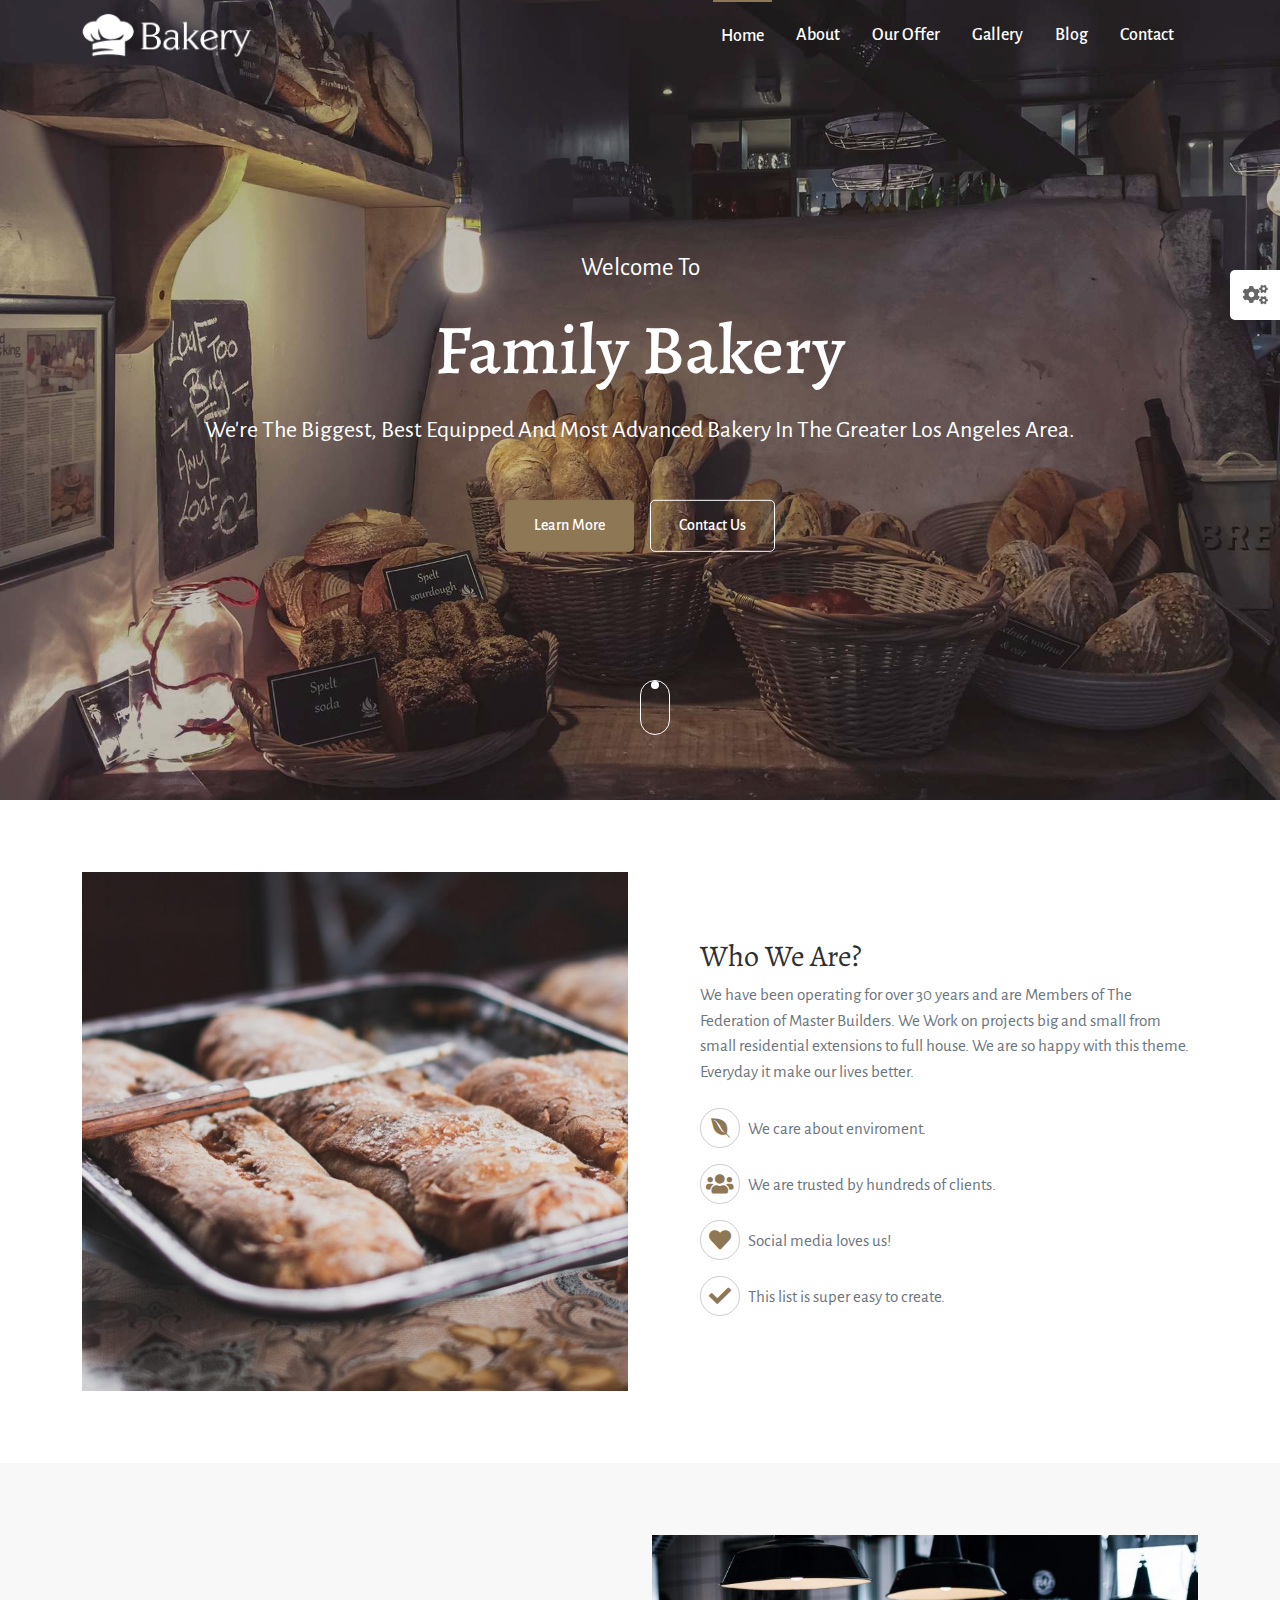
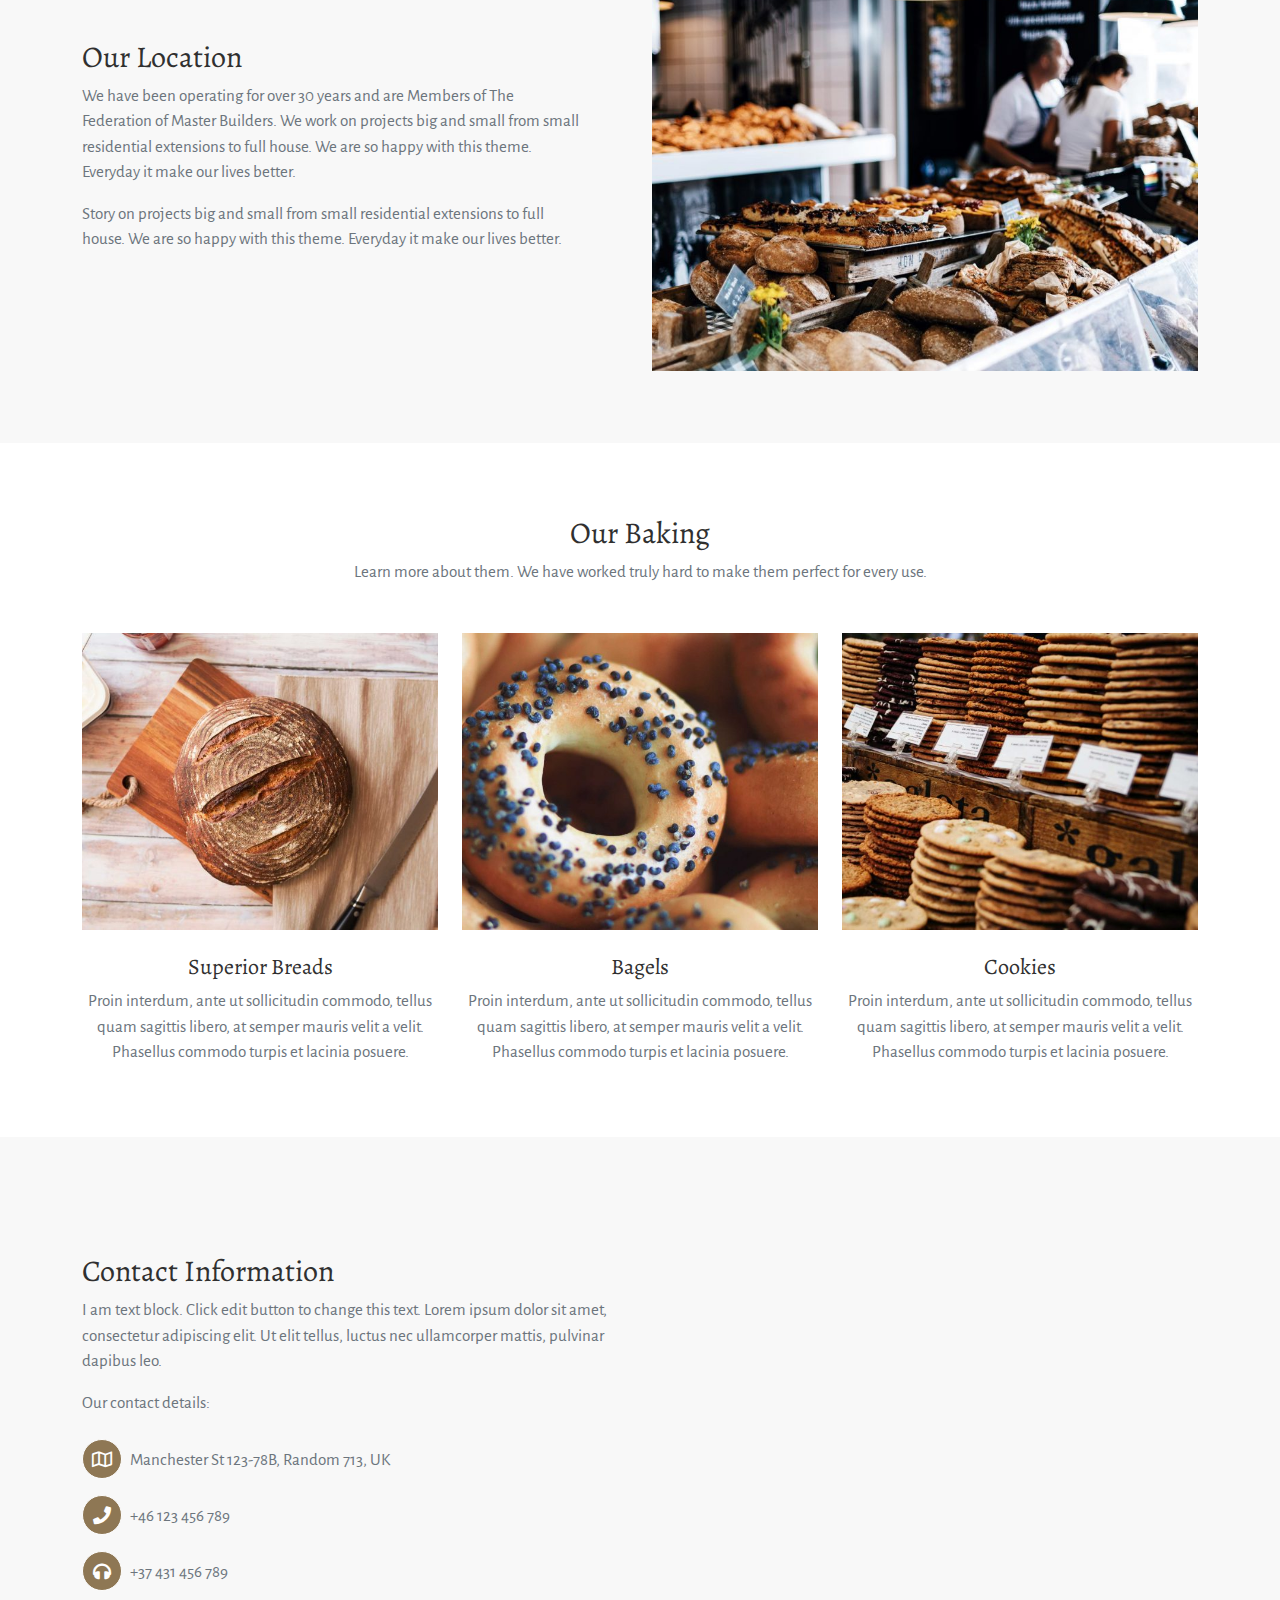
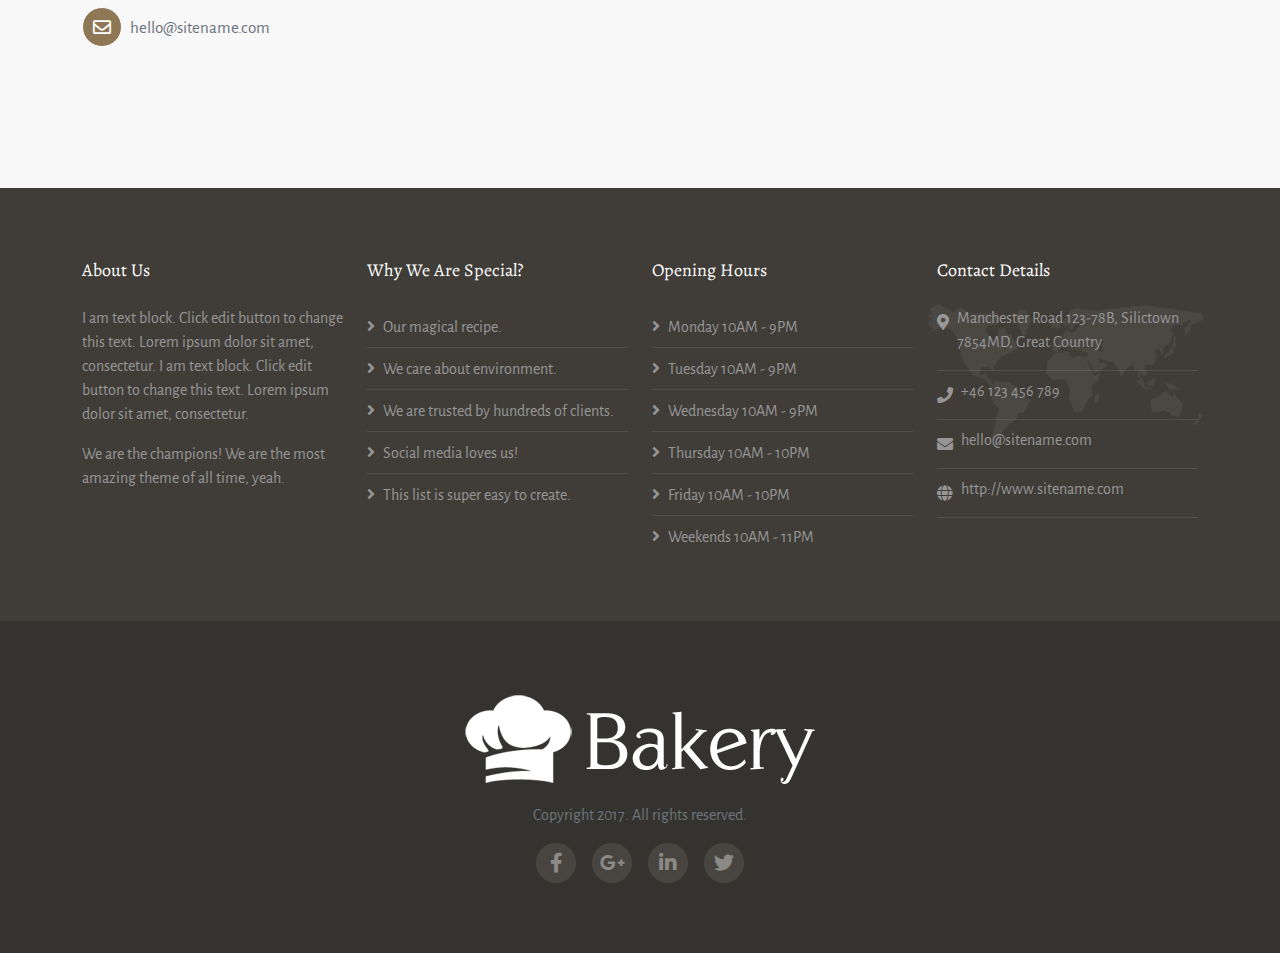
<file: index.html>
<!DOCTYPE html>
<html lang="en">
<head>
    <meta charset="UTF-8">
    <meta http-equiv="X-UA-Compatible" content="IE=edge">
    <meta name="viewport" content="width=device-width, initial-scale=1.0">

    <link rel="stylesheet" href="CSS/bootstrap.min.css">
    <link rel="stylesheet" href="fontawesome-free-5.15.3-web/css/all.min.css">
    <link rel="stylesheet" href="CSS/style.css">
    
    <title>Home Page</title>
</head>
<body id="homePage">
    <div id="wrapper">
        <!-- HEADER SECTION START -->
        <header class="">
            <div class="container-fluid">
                <nav class="navbar navbar-dark navbar-expand-lg">
                    <div class="container">
                        <a class="navbar-brand" href="#">
                            <img src="images/bakery-light-1.png" class="d-none d-lg-block logo">
                            <img src="images/bakery-color.png" class="d-block d-lg-none logo dark-logo">
                        </a>
                        <button class="navbar-toggler" type="button" data-bs-toggle="collapse" data-bs-target="#navbarSupportedContent" aria-controls="navbarSupportedContent" aria-expanded="false" aria-label="Toggle navigation">
                            <div class="p-0 d-flex flex-column justify-content-center align-items-center justify">
                                <span class="line"></span>
                                <span class="line"></span>
                                <span class="line"></span>
                            </div>
                        </button>
                        <div class="collapse navbar-collapse" id="navbarSupportedContent">
                            <ul class="navbar-nav ms-auto align-items-lg-center py-3 py-lg-0">
                                <li class="nav-item me-lg-3 active">
                                    <a href="#" class="nav-link text-capitalize">Home</a>
                                </li>
                                <li class="nav-item me-lg-3">
                                    <a href="about.html" class="nav-link text-capitalize">About</a>
                                </li>
                                <li class="nav-item me-lg-3">
                                    <a href="offers.html" class="nav-link text-capitalize">Our Offer</a>
                                </li>
                                <li class="nav-item me-lg-3">
                                    <a href="gallery.html" class="nav-link text-capitalize">Gallery</a>
                                </li>
                                <li class="nav-item me-lg-3">
                                    <a href="blog.html" class="nav-link text-capitalize">
                                        Blog
                                    </a>
                                </li>
                                <li class="nav-item me-lg-3">
                                    <a href="contact.html" class="nav-link text-capitalize">Contact</a>
                                </li>
                            </ul>
                        </div>
                    </div>
                </nav>
            </div>
        </header>
        <!-- HEADER SECTION END -->

        <!-- COLOR THEME START -->
        <div class="color-wrapper">
            <a href="#" class="me-auto shadow color-options d-flex justify-content-center align-items-center">
                <i class="fa fa-cogs"></i>
                <div class="tooltip">
                    See Demo Sites
                </div>
            </a>
            <div class="p-2 colors border d-flex flex-wrap justify-content-center align-items-center">
                <p class="colors-p my-0 mx-2">Choose Accent Color:</p>
                <span class="color m-1 color-1"></span>
                <span class="color m-1"></span>
                <span class="color m-1"></span>
                <span class="color m-1"></span>
                <span class="color m-1"></span>
                <span class="color m-1"></span>
                <span class="color m-1"></span>
                <span class="color m-1"></span>
                <span class="color m-1"></span>
                <span class="color m-1"></span>
                <span class="color m-1"></span>
                <span class="color m-1"></span>
                <span class="color m-1"></span>
                <span class="color m-1"></span>
                <span class="color m-1"></span>
                <span class="color m-1"></span>
                <span class="color m-1"></span>
                <span class="color m-1"></span>
                <span class="color m-1"></span>
            </div>
        </div>
        <!-- COLOR THEME END -->

        <!-- MAIN SECTION START -->
        <div class="main">
            <div class="main-bg">
                <div class="content text-capitalize text-white text-center d-flex justify-content-center align-items-center flex-column">
                    <p class="m-0">Welcome To</p>
                    <h1 class="my-3">Family Bakery</h1>
                    <p class="m-0">We're the biggest, best equipped and most advanced Bakery in the greater Los Angeles area.</p>
                    <div class="d-flex justify-content-center align-items-center my-5">
                        <button type="button" class="text-capitalize learn mx-2">Learn More</button>
                        <button type="button" class="text-capitalize contact mx-2">Contact Us</button>
                    </div>
                    
                </div>
                <a href="#about" class="d-flex justify-content-center align-items-start animate-down mb-5">
                    <i class="dot"></i> 
                </a>
            </div>
        </div>
        <!-- MAIN SECTION END -->
        
        <!-- WHO WE ARE SECTION START -->
        <section class="container" id="about">
            <div class="row justify-content-center align-items-center py-5">
                <div class="col-md-6 py-4">
                    <div>
                        <img src="images/alexandru-stavrica-170390-800x760.jpg" class="img-fluid">
                    </div>
                </div>
                <div class="col-md-6 py-4">
                    <div class="ms-md-5">
                        <h2 class="text-capitalize">Who We Are?</h2>
                        <p class="text-muted">We have been operating for over 30 years and are Members of The Federation of Master Builders. We Work on projects big and small from small residential extensions to full house. We are so happy with this theme. Everyday it make our lives better.</p>
                        <div class="d-flex align-items-center">
                            <div class="icon d-flex justify-content-center align-items-center me-2 about-icons">
                                <i class="fab fa-envira"></i>
                            </div>
                            <p class="m-0 text-muted">We care about enviroment.</p>
                        </div>
                        <div class="d-flex align-items-center">
                            <div class="icon d-flex justify-content-center align-items-center me-2 about-icons">
                                <i class="fas fa-users"></i>
                            </div>
                            <p class="m-0 text-muted">We are trusted by hundreds of clients.</p>
                        </div>
                        <div class="d-flex align-items-center">
                            <div class="icon d-flex justify-content-center align-items-center me-2 about-icons">
                                <i class="fas fa-heart"></i>
                            </div>
                            <p class="m-0 text-muted">Social media loves us!</p>
                        </div>
                        <div class="d-flex align-items-center">
                            <div class="icon d-flex justify-content-center align-items-center me-2 about-icons">
                                <i class="fas fa-check"></i>
                            </div>
                            <p class="m-0 text-muted">This list is super easy to create.</p>
                        </div>
                    </div>
                </div>
            </div>
        </section>
        <!-- WHO WE ARE SECTION END -->

        <!--  LOCATION SECTION START  -->
        <section class="container-fluid" id="location">
            <div class="container">
                <div class="row py-5 justify-content-center align-items-center">
                    <div class="col-md-6 py-4">
                        <div>
                            <h2 class="text-capitalize">Our Location</h2>
                            <p class="text-muted me-md-5">We have been operating for over 30 years and are Members of The Federation of Master Builders. We work on projects big and small from small residential extensions to full house. We are so happy with this theme. Everyday it make our lives better.</p>
                            <p class="text-muted me-md-5">Story on projects big and small from small residential extensions to full house. We are so happy with this theme. Everyday it make our lives better.</p>
                        </div>
                    </div>
                    <div class="col-md-6 py-4">
                        <div>
                            <img src="images/full-2-800x640.jpg" class="img-fluid">
                        </div>
                    </div>
                </div>
            </div>
        </section>
        <!--  LOCATION SECTION END  -->

        <!-- BAKING SECTION START -->
        <section class="container" id="baking">
            <div class="row py-5 justify-content-center align-items-center text-center">
                <div class="py-4">
                    <h2 class="text-capitalize">Our Baking</h2>
                    <p class="text-muted mt-2">
                        Learn more about them. We have worked truly hard to make them perfect for every use.
                    </p>
                </div>
                <div class="col-md-4 py-2">
                    <div class="baked-item">
                        <img src="images/ben-garratt-134774-600x500.jpg" class="img-fluid">
                        <h4 class="mt-4">Superior Breads</h4>
                        <p class="text-muted">Proin interdum, ante ut sollicitudin commodo, tellus quam sagittis libero, at semper mauris velit a velit. Phasellus commodo turpis et lacinia posuere.</p>
                    </div>
                </div>
                <div class="col-md-4 py-2">
                    <div class="baked-item">
                        <img src="images/stas-ovsky-123540-600x500.jpg" class="img-fluid">
                        <h4 class="mt-4">Bagels</h4>
                        <p class="text-muted">Proin interdum, ante ut sollicitudin commodo, tellus quam sagittis libero, at semper mauris velit a velit. Phasellus commodo turpis et lacinia posuere.</p>
                    </div>
                </div>
                <div class="col-md-4 py-2">
                    <div class="baked-item">
                        <img src="images/clem-onojeghuo-206832-600x500.jpg" class="img-fluid">
                        <h4 class="mt-4">Cookies</h4>
                        <p class="text-muted">Proin interdum, ante ut sollicitudin commodo, tellus quam sagittis libero, at semper mauris velit a velit. Phasellus commodo turpis et lacinia posuere.</p>
                    </div>
                </div>
            </div>
        </section>
        <!-- BAKING SECTION END -->
        
        <!-- CONTACT SECTION START -->
        <section class="container-fluid" id="contact">
            <div class="container">
                <div class="row py-5 justify-content-center align-items-center">
                    <div class="col-md-6 py-4">
                        <div>
                            <h2 class="text-capitalize">Contact Information</h2>
                            <p class="text-muted">I am text block. Click edit button to change this text. Lorem ipsum dolor sit amet, consectetur adipiscing elit. Ut elit tellus, luctus nec ullamcorper mattis, pulvinar dapibus leo.</p>
                            <p class="text-muted">
                                Our contact details:
                            </p>
                            <ul class="list-unstyled">
                                <li class="d-flex justify-content-start align-items-center">
                                    <div class="d-flex justify-content-center align-items-center icon contact-icons me-2">
                                        <i class="far fa-map"></i>
                                    </div>
                                    <p class="text-muted m-0">Manchester St 123-78B, Random 713, UK</p>
                                </li>
                                <li class="d-flex justify-content-start align-items-center">
                                    <div class="d-flex justify-content-center align-items-center icon contact-icons me-2">
                                        <i class="fas fa-phone"></i>
                                    </div>
                                    <p class="text-muted m-0">
                                        +46 123 456 789
                                    </p>
                                </li>
                                <li class="d-flex justify-content-start align-items-center">
                                    <div class="d-flex justify-content-center align-items-center icon contact-icons me-2">
                                        <i class="fas fa-headphones"></i>
                                    </div>
                                    <p class="text-muted m-0">+37 431 456 789</p>
                                </li>
                                <li class="d-flex justify-content-start align-items-center">
                                    <div class="d-flex justify-content-center align-items-center icon contact-icons me-2">
                                        <i class="far fa-envelope"></i>
                                    </div>
                                    <p class="text-muted m-0">hello@sitename.com</p>
                                </li>
                            </ul>
                        </div>
                    </div>
                    <div class="col-md-6 py-4">
                        <iframe src="https://www.google.com/maps/embed?pb=!1m18!1m12!1m3!1d387190.2799160891!2d-74.25987584510595!3d40.69767006338158!2m3!1f0!2f0!3f0!3m2!1i1024!2i768!4f13.1!3m3!1m2!1s0x89c24fa5d33f083b%3A0xc80b8f06e177fe62!2sNew%20York%2C%20NY%2C%20USA!5e0!3m2!1sen!2seg!4v1638524677565!5m2!1sen!2seg" style="border:0; width: 100%" height='500' allowfullscreen="" loading="lazy"></iframe>
                    </div>
                </div>
            </div>
        </section>
        <!-- CONTACT SECTION END -->

        <!-- FOOTER SECTION START -->
        <footer>
            <section class="info">
                <div class="container">
                    <div class="row justify-content-center align-items-start py-5">
                        <div class="col-sm-6 col-lg-3">
                            <div>
                                <h4 class="info-heading text-capitalize text-white my-4">About Us</h4>
                                <p class="info-p">
                                    I am text block. Click edit button to change this text. Lorem ipsum dolor sit amet, consectetur. I am text block. Click edit button to change this text. Lorem ipsum dolor sit amet, consectetur.
                                </p>
                                <p class="info-p">
                                    We are the champions! We are the most amazing theme of all time, yeah.
                                </p>
                            </div>
                        </div>
                        <div class="col-sm-6 col-lg-3">
                            <div>
                                <h4 class="info-heading text-capitalize text-white my-4">Why We Are Special?</h4>
                                <ul class="list-unstyled">
                                    <li class="info-p py-2">
                                        Our magical recipe.
                                    </li>
                                    <li class="info-p py-2">
                                        We care about environment.
                                    </li>
                                    <li class="info-p py-2">
                                        We are trusted by hundreds of clients.
                                    </li>
                                    <li class="info-p py-2">
                                        Social media loves us!
                                    </li>
                                    <li class="info-p py-2">
                                        This list is super easy to create.
                                    </li>
                                </ul>
                            </div>
                        </div>
                        <div class="col-sm-6 col-lg-3">
                            <div>
                                <h4 class="info-heading text-capitalize text-white my-4">Opening Hours</h4>
                                <ul class="list-unstyled">
                                    <li class="info-p py-2">
                                        Monday 10AM - 9PM
                                    </li>
                                    <li class="info-p py-2">
                                        Tuesday 10AM - 9PM
                                    </li>
                                    <li class="info-p py-2">
                                        Wednesday 10AM - 9PM
                                    </li>
                                    <li class="info-p py-2">
                                        Thursday 10AM - 10PM
                                    </li>
                                    <li class="info-p py-2">
                                        Friday 10AM - 10PM
                                    </li>
                                    <li class="info-p py-2">
                                        Weekends 10AM - 11PM
                                    </li>
                                </ul>
                            </div>
                        </div>
                        <div class="col-sm-6 col-lg-3 position-relative">
                            <img src="images/contact-details-map.png" class="map-bg">
                            <div>
                                <h4 class="info-heading text-capitalize text-white my-4">Contact Details</h4>
                                <div class="d-flex align-items-start details">
                                    <i class="fas fa-map-marker-alt me-2 details-icon" style="line-height: 2;"></i>
                                    <p class="info-p">
                                        Manchester Road 123-78B, Silictown 7854MD, Great Country
                                    </p>
                                </div>
                                <div class="d-flex align-items-start details py-2">
                                    <i class="fa fa-phone me-2 details-icon" style="line-height: 2;"></i>
                                    <a href="#" class="info-link">
                                        +46 123 456 789
                                    </a>
                                </div>
                                <div class="d-flex align-items-start details py-2">
                                    <i class="fa fa-envelope me-2 details-icon" style="line-height: 2;"></i>
                                    <a href="#" class="info-link">
                                        hello@sitename.com
                                    </a>
                                </div>
                                <div class="d-flex align-items-start details py-2">
                                    <i class="fa fa-globe me-2 details-icon" style="line-height: 2;"></i>
                                    <a href="#" class="info-link">
                                        http://www.sitename.com
                                    </a>
                                </div>
                            </div>
                        </div>
                    </div>
                </div>
            </section>

            <section class="footer-bottom text-center">
                <div class="d-flex flex-column justify-content-center align-items-center">
                    <img src="images/bakery-light-1.png" class="img-fluid px-3 px-md-0">
                    <p class="text-muted py-3 m-0">
                        Copyright 2017. All rights reserved.
                    </p>
                    <div class="d-flex m-0">
                        <a href="#" class="social mx-2 facebook">
                            <i class="fab fa-facebook-f"></i>
                        </a>
                        <a href="#" class="social mx-2 google">
                            <i class="fab fa-google-plus-g"></i>
                        </a>
                        <a href="#" class="social mx-2 linkedin">
                            <i class="fab fa-linkedin-in"></i>
                        </a>
                        <a href="#" class="social mx-2 twitter">
                            <i class="fab fa-twitter"></i>
                        </a>
                    </div>
                </div>
            </section>
        </footer>
        <!-- FOOTER SECTION END -->
        
        <!-- BACK TO TOP -->
        <a href="#wrapper" class="back-btn justify-content-center align-items-center">
            <i class="fa fa-angle-up"></i>
        </a>
    </div>

    <script src="JS/bootstrap.bundle.js"></script>
    <script src="JS/main.js"></script>
</body>
</html>
</file>
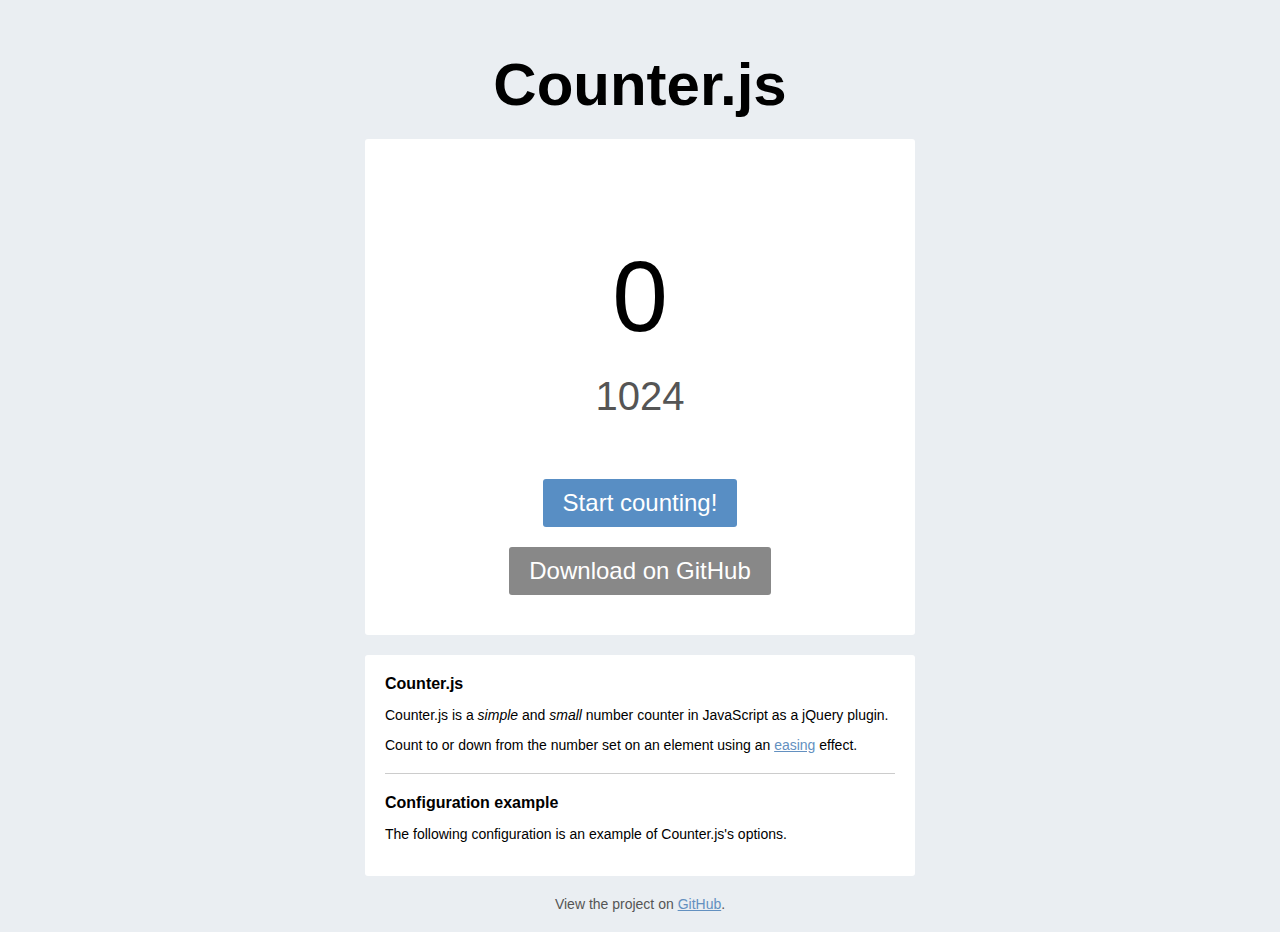
<file: counter.js-master/index.html>
<!doctype html>
<html>
  <head>
    <meta charset="utf-8">
    <meta content="IE=edge,chrome=1" http-equiv="X-UA-Compatible">
    <meta name="viewport" content="user-scalable=no, width=device-width, initial-scale=1.0" />
    <title>Counter.js - a simple JavaScript counter</title>
    <style type="text/css">
      * {
        box-sizing: border-box;
        -moz-box-sizing: border-box;
      }
      body {
        margin: 0;
        padding: 0;
        font-family: Verdana, Arial, sans-serif;
        font-size: 14px;
        background: #eaeef2;
      }
      a {
        color: #6390C0;
      }
      a:hover {
        color: #82A3C6;
        text-decoration: none;
      }
      hr {
        margin: 20px 0;
        height: 1px;
        color: #CCC;
        background: #CCC;
        border: 0;
      }
      .header {
        margin-top: 50px;
      }
      h1, h2 {
        margin: 0;
        padding: 0;
      }
      h1 {
        font-size: 60px;
        text-align: center;
      }
      h2 {
        margin-bottom: 10px;
        font-size: 16px;
        font-weight: bold;
      }
      .container {
        margin: 20px auto 0 auto;
        padding: 20px 20px 20px 20px;
        width: 550px;
        background: #FFF;
        border-radius: 3px;
      }
      #counter-up,
      #counter-down {
        display: block;
        margin-top: 80px;
        font-size: 100px;
        text-align: center;
      }
      #counter-down {
        margin-top: 20px;
        font-size: 40px;
        color: #555;
      }
      .buttons {
        margin: 60px auto 20px auto;
        text-align: center;
      }
      .buttons:last-child {
        margin-top: 20px;
      }
      .buttons a, button {
        cursor: pointer;
        display: inline-block;
        padding: 10px 20px;
        font-size: 24px;
        color: #FFF;
        background: #588ec4;
        border: 0;
        border-radius: 3px;
      }
      .buttons a:hover, button:hover {
        background: #7aa2c9;
      }
      .buttons a {
        background: #888;
        text-decoration: none;
      }
      .buttons a:hover {
        background: #AAA;
      }
      .footer {
        margin: 20px 0;
        color: #555;
        text-align: center;
      }
      .gist-file {
        margin-bottom: 0 !important;
      }
    </style>
    <script src="js/jquery.min.js" type="text/javascript"></script>
    <script src="js/jquery.easing.js" type="text/javascript"></script>
    <script src="js/counter.min.js" type="text/javascript"></script>
  </head>
  <body>
    <div class="header"><h1>Counter.js</h1></div>
    <div class="container">
      <div id="counter-up">0</div>
      <div id="counter-down">1024</div>

      <div class="buttons">
        <button id="trigger">Start counting!</button>
      </div>
      <div class="buttons">
        <a href="https://github.com/tombruijn/counter.js">Download on GitHub</a>
      </div>
    </div>

    <div class="container">
      <h2>Counter.js</h2>

      <p>
        Counter.js is a <em>simple</em> and <em>small</em> number counter in
        JavaScript as a jQuery plugin.
      </p>
      <p>
        Count to or down from the number set on an element using an
        <a href="http://easings.net" target="_blank">easing</a> effect.
      </p>

      <hr/>

      <h2>Configuration example</h2>
      <p>
        The following configuration is an example of Counter.js's options.
      </p>
      <script src="https://gist.github.com/tombruijn/6134393.js"></script>
    </div>
    <div class="footer">
      View the project on
      <a href="https://github.com/tombruijn/counter.js">GitHub</a>.
    </div>

    <script type="text/javascript">
      var counterUp = $("#counter-up");
      counterUp.counter({
        autoStart: false,
        duration: 7000,
        countTo: 1024,
        placeholder: 0,
        easing: "easeOutCubic",
        onStart: function() {
          document.getElementById("trigger").innerHTML = "Running.."
        },
        onComplete: function() {
          document.getElementById("trigger").innerHTML = "Restart counting!"
        }
      });
      var counterDown = $("#counter-down");
      counterDown.counter({
        autoStart: false,
        countTo: 0,
        duration: 7000,
        easing: "easeOutCubic"
      });

      $(document).on("click", "button", function(){
        counterUp.counter("start");
        counterDown.counter("start");
      });
    </script>
  </body>
</html>
</file>
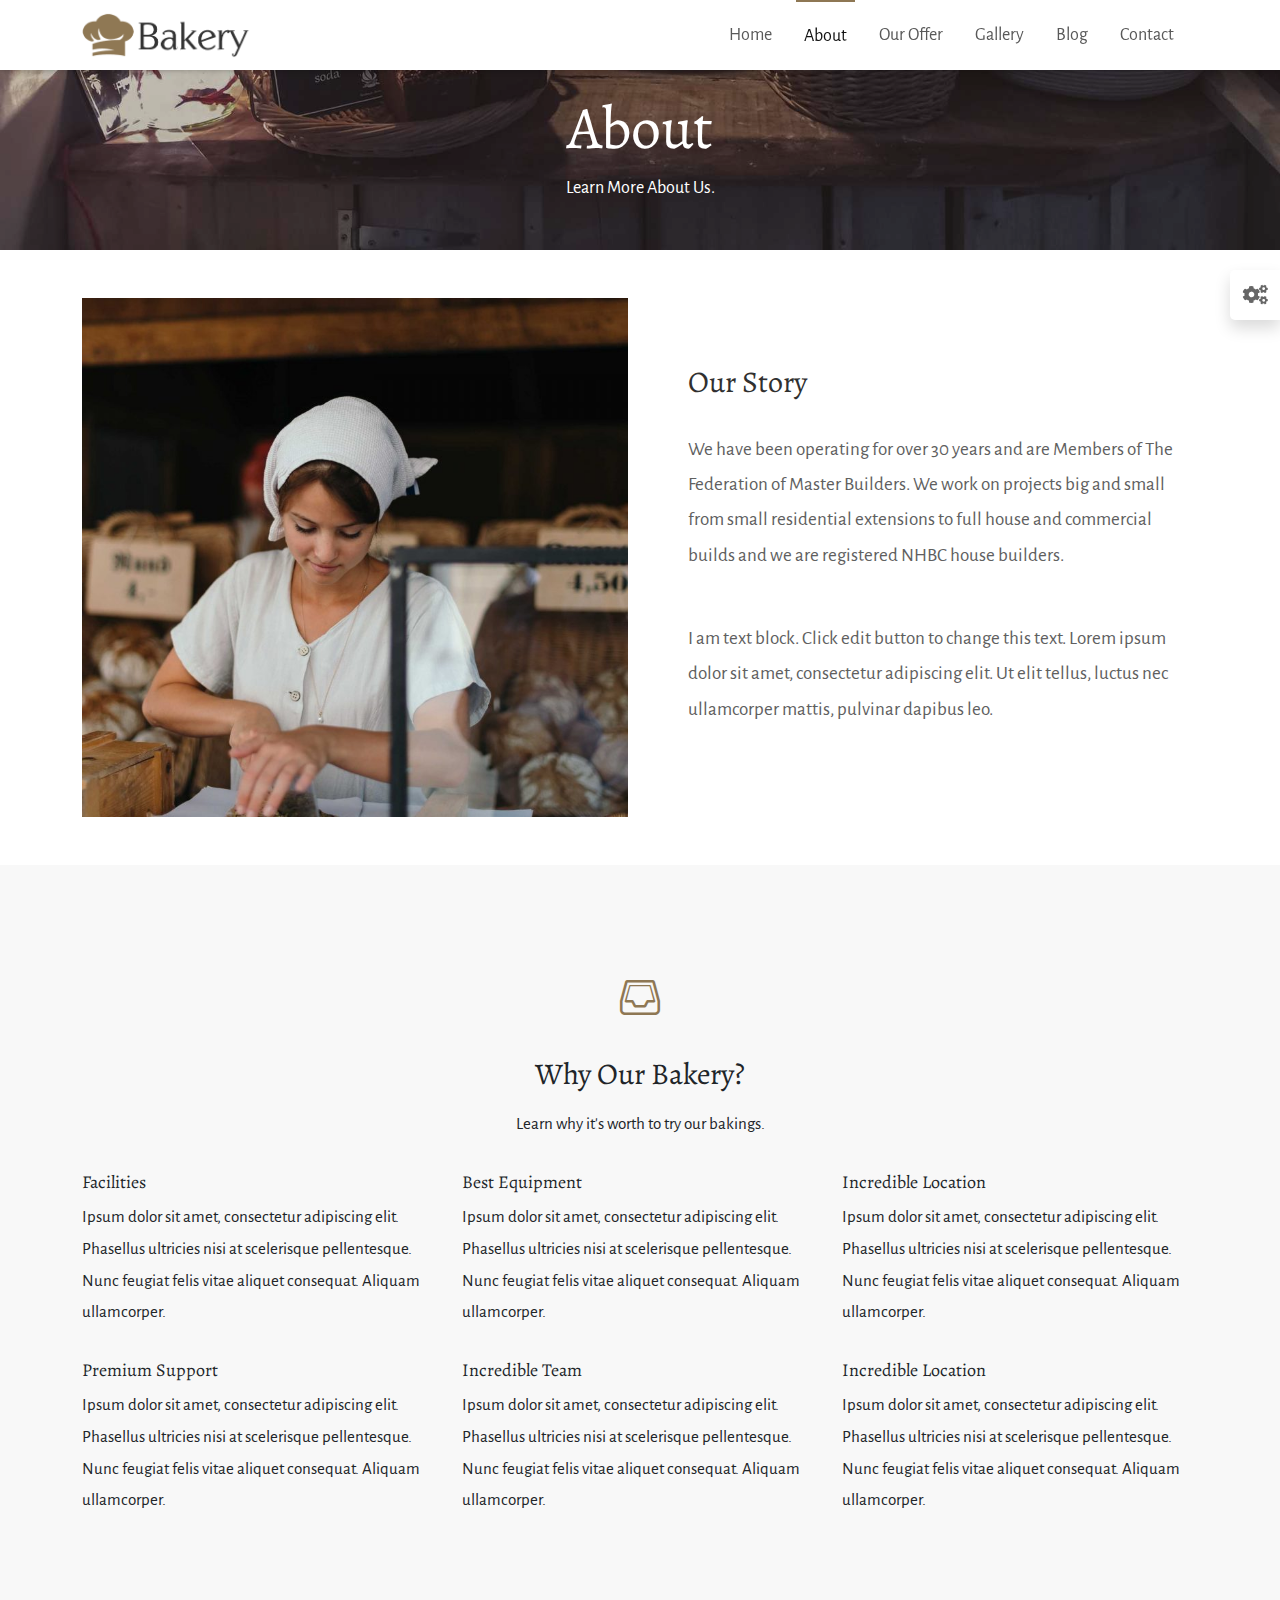
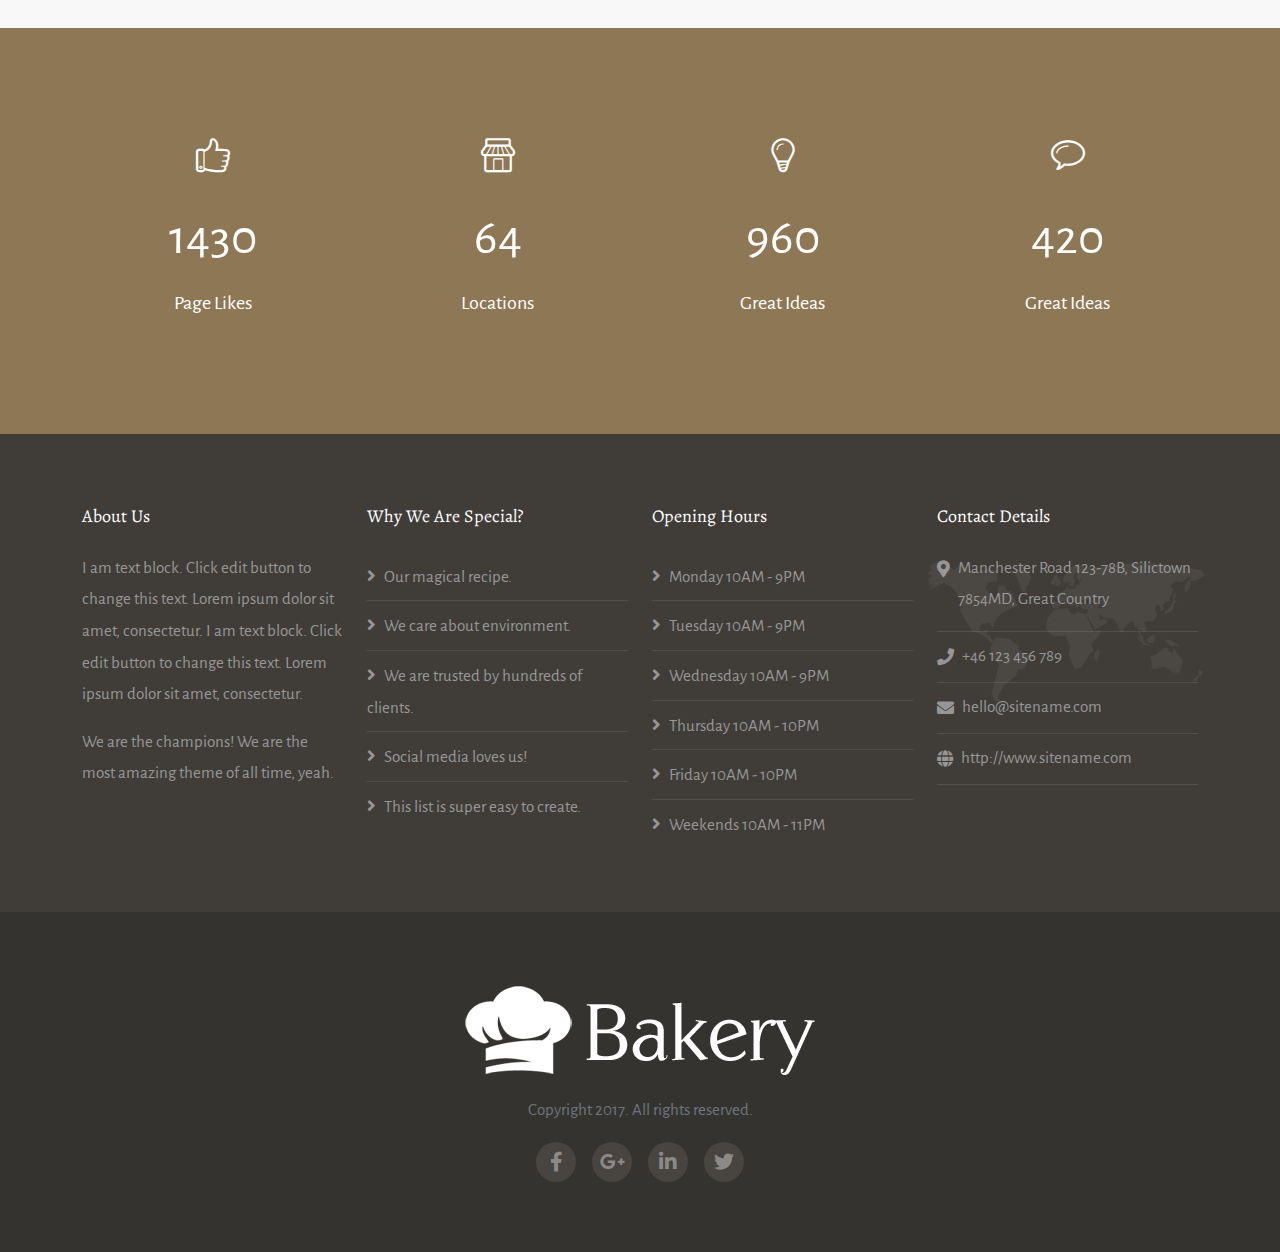
<file: about.html>
<!DOCTYPE html>
<html lang="en">
<head>
    <meta charset="UTF-8">
    <meta http-equiv="X-UA-Compatible" content="IE=edge">
    <meta name="viewport" content="width=device-width, initial-scale=1.0">

    <link rel="stylesheet" href="CSS/bootstrap.min.css">
    <link rel="stylesheet" href="fontawesome-free-5.15.3-web/css/all.min.css">
    <link rel="stylesheet" href="vc-linecons/vc_linecons_icons.min.css">
    <link rel="stylesheet" href="CSS/style.css">
    <link rel="stylesheet" href="CSS/about.css">

    <title class="text-capitalize">About Us</title>
</head>
<body id="about">
    <div id="wrapper">
        <!-- HEADER SECTION START -->
        <header class="scrollDown">
            <div class="container-fluid">
                <nav class="navbar navbar-dark navbar-expand-lg">
                    <div class="container">
                        <a class="navbar-brand" href="#">
                            <img src="images/bakery-color.png" class="logo dark-logo">
                        </a>
                        <button class="navbar-toggler" type="button" data-bs-toggle="collapse" data-bs-target="#navbarSupportedContent" aria-controls="navbarSupportedContent" aria-expanded="false" aria-label="Toggle navigation">
                            <div class="p-0 d-flex flex-column justify-content-center align-items-center justify">
                                <span class="line"></span>
                                <span class="line"></span>
                                <span class="line"></span>
                            </div>
                        </button>
                        <div class="collapse navbar-collapse" id="navbarSupportedContent">
                            <ul class="navbar-nav ms-auto align-items-lg-center py-3 py-lg-0">
                                <li class="nav-item me-lg-3">
                                    <a href="index.html" class="nav-link text-capitalize">Home</a>
                                </li>
                                <li class="nav-item me-lg-3 active">
                                    <a href="#" class="nav-link text-capitalize">About</a>
                                </li>
                                <li class="nav-item me-lg-3">
                                    <a href="offers.html" class="nav-link text-capitalize">Our Offer</a>
                                </li>
                                <li class="nav-item me-lg-3">
                                    <a href="gallery.html" class="nav-link text-capitalize">Gallery</a>
                                </li>
                                <li class="nav-item me-lg-3">
                                    <a href="blog.html" class="nav-link text-capitalize">
                                        Blog
                                    </a>
                                </li>
                                
                                <li class="nav-item me-lg-3">
                                    <a href="contact.html" class="nav-link text-capitalize">Contact</a>
                                </li>
                            </ul>
                        </div>
                    </div>
                </nav>
            </div>
        </header>
        <!-- HEADER SECTION END -->

        <!-- COLOR THEME START -->
        <div class="color-wrapper">
            <a href="#" class="me-auto shadow color-options d-flex justify-content-center align-items-center">
                <i class="fa fa-cogs"></i>
                <div class="tooltip">
                    See Demo Sites
                </div>
            </a>
            <div class="p-2 colors border d-flex flex-wrap justify-content-center align-items-center">
                <p class="colors-p my-0 mx-2">Choose Accent Color:</p>
                <span class="color m-1 color-1"></span>
                <span class="color m-1"></span>
                <span class="color m-1"></span>
                <span class="color m-1"></span>
                <span class="color m-1"></span>
                <span class="color m-1"></span>
                <span class="color m-1"></span>
                <span class="color m-1"></span>
                <span class="color m-1"></span>
                <span class="color m-1"></span>
                <span class="color m-1"></span>
                <span class="color m-1"></span>
                <span class="color m-1"></span>
                <span class="color m-1"></span>
                <span class="color m-1"></span>
                <span class="color m-1"></span>
                <span class="color m-1"></span>
                <span class="color m-1"></span>
                <span class="color m-1"></span>
            </div>
        </div>
        <!-- COLOR THEME END -->

        <!-- MAIN SECTION START -->
        <div class="about">
            <div class="about-bg pt-5 d-flex justify-content-center align-items-center flex-column">
                <h1 class="text-capitalize text-white">About</h1>
                <p class="text-capitalize text-white m-0">
                    Learn more about us.
                </p>
            </div>
        </div>
        <!-- MAIN SECTION END -->

        <!-- STORY SECTION START -->
        <section class="container py-5">
            <div class="row justify-content-center align-items-center">
                <div class="col-md-6 my-4 my-md-0">
                    <div>
                        <img src="images/roman-kraft-56589-800x760.jpg" class="img-fluid">
                    </div>
                </div>
                <div class="col-md-6 ps-md-5 story-p">
                    <div class="">
                        <h2 class="text-capitalize py-4">
                            Our Story
                        </h2>
                        <p>We have been operating for over 30 years and are Members of The Federation of Master Builders. We work on projects big and small from small residential extensions to full house and commercial builds and we are registered NHBC house builders.</p>
                        <p class="my-5">
                            I am text block. Click edit button to change this text. Lorem ipsum dolor sit amet, consectetur adipiscing elit. Ut elit tellus, luctus nec ullamcorper mattis, pulvinar dapibus leo.
                        </p>
                    </div>
                </div>
            </div>
        </section>
        <!-- STORY SECTION END -->

        <!-- WHY US SECTION START -->
        <section class="container-fluid whyUs">
            <div class="container py-5">
                <div class="row py-md-5">
                    <div class="d-flex flex-column justify-content-center align-items-center">
                        <i class="vc_li vc_li-stack"></i>
                        <h3 class="text-capitalize my-3">
                            Why our Bakery?
                        </h3>
                        <p>Learn why it's worth to try our bakings.</p>
                    </div>
                    <div class="col-md-4 my-3">
                        <div class='our-content'>
                            <h5 class="text-capitalize">Facilities</h5>
                            <p>
                                Ipsum dolor sit amet, consectetur adipiscing elit. Phasellus ultricies nisi at scelerisque pellentesque. Nunc feugiat felis vitae aliquet consequat. Aliquam ullamcorper.
                            </p>
                        </div>
                    </div>
                    <div class="col-md-4 my-3">
                        <div class='our-content'>
                            <h5 class="text-capitalize">Best Equipment</h5>
                            <p>
                                Ipsum dolor sit amet, consectetur adipiscing elit. Phasellus ultricies nisi at scelerisque pellentesque. Nunc feugiat felis vitae aliquet consequat. Aliquam ullamcorper.
                            </p>
                        </div>
                    </div>
                    <div class="col-md-4 my-3">
                        <div class='our-content'>
                            <h5 class="text-capitalize">Incredible Location</h5>
                            <p>
                                Ipsum dolor sit amet, consectetur adipiscing elit. Phasellus ultricies nisi at scelerisque pellentesque. Nunc feugiat felis vitae aliquet consequat. Aliquam ullamcorper.
                            </p>
                        </div>
                    </div>
                    <div class="col-md-4 my-3 my-md-0">
                        <div class='our-content'>
                            <h5 class="text-capitalize">Premium Support</h5>
                            <p>
                                Ipsum dolor sit amet, consectetur adipiscing elit. Phasellus ultricies nisi at scelerisque pellentesque. Nunc feugiat felis vitae aliquet consequat. Aliquam ullamcorper.
                            </p>
                        </div>
                    </div>
                    <div class="col-md-4 my-3 my-md-0">
                        <div class='our-content'>
                            <h5 class="text-capitalize">Incredible Team</h5>
                            <p>
                                Ipsum dolor sit amet, consectetur adipiscing elit. Phasellus ultricies nisi at scelerisque pellentesque. Nunc feugiat felis vitae aliquet consequat. Aliquam ullamcorper.
                            </p>
                        </div>
                    </div>
                    <div class="col-md-4 my-3 my-md-0">
                        <div class='our-content'>
                            <h5 class="text-capitalize">Incredible Location</h5>
                            <p>
                                Ipsum dolor sit amet, consectetur adipiscing elit. Phasellus ultricies nisi at scelerisque pellentesque. Nunc feugiat felis vitae aliquet consequat. Aliquam ullamcorper.
                            </p>
                        </div>
                    </div>
                </div>
            </div>
        </section>
        <!-- WHY US SECTION END -->

        <!-- INFO SECTION START -->
        <section class="container-fluid our-info">
            <div class="container py-5">
                <div class="row py-md-5 text-white text-center align-items-center justify-content-center">
                    <div class="col-sm-6 col-md-3 my-3 my-md-0">
                        <div class="counter-col">
                            <i class="vc_li vc_li-like"></i>
                            <div class="counter" id="counter-one">1430</div>
                            <p class="counter-title">
                                Page Likes
                            </p>
                        </div>
                    </div>
                    <div class="col-sm-6 col-md-3 my-3 my-md-0">
                        <div class="counter-col">
                            <i class="vc_li vc_li-shop"></i>
                            <div class="counter" id="counter-two">64</div>
                            <p class="counter-title">
                                Locations
                            </p>
                        </div>
                    </div>
                    <div class="col-sm-6 col-md-3 my-3 my-md-0">
                        <div class="counter-col">
                            <i class="vc_li vc_li-bulb"></i>
                            <div class="counter" id="counter-three">960</div>
                            <p class="counter-title">
                                Great Ideas
                            </p>
                        </div>
                    </div>
                    <div class="col-sm-6 col-md-3 my-3 my-md-0">
                        <div class="counter-col">
                            <i class="vc_li vc_li-bubble"></i>
                            <div class="counter" id="counter-four">420</div>
                            <p class="counter-title">
                                Great Ideas
                            </p>
                        </div>
                    </div>
                </div>
            </div>
        </section>
        <!-- INFO SECTION END -->


        <!-- FOOTER SECTION START -->
        <footer>
            <section class="info">
                <div class="container">
                    <div class="row justify-content-center align-items-start py-5">
                        <div class="col-sm-6 col-lg-3">
                            <div>
                                <h4 class="info-heading text-capitalize text-white my-4">About Us</h4>
                                <p class="info-p">
                                    I am text block. Click edit button to change this text. Lorem ipsum dolor sit amet, consectetur. I am text block. Click edit button to change this text. Lorem ipsum dolor sit amet, consectetur.
                                </p>
                                <p class="info-p">
                                    We are the champions! We are the most amazing theme of all time, yeah.
                                </p>
                            </div>
                        </div>
                        <div class="col-sm-6 col-lg-3">
                            <div>
                                <h4 class="info-heading text-capitalize text-white my-4">Why We Are Special?</h4>
                                <ul class="list-unstyled">
                                    <li class="info-p py-2">
                                        Our magical recipe.
                                    </li>
                                    <li class="info-p py-2">
                                        We care about environment.
                                    </li>
                                    <li class="info-p py-2">
                                        We are trusted by hundreds of clients.
                                    </li>
                                    <li class="info-p py-2">
                                        Social media loves us!
                                    </li>
                                    <li class="info-p py-2">
                                        This list is super easy to create.
                                    </li>
                                </ul>
                            </div>
                        </div>
                        <div class="col-sm-6 col-lg-3">
                            <div>
                                <h4 class="info-heading text-capitalize text-white my-4">Opening Hours</h4>
                                <ul class="list-unstyled">
                                    <li class="info-p py-2">
                                        Monday 10AM - 9PM
                                    </li>
                                    <li class="info-p py-2">
                                        Tuesday 10AM - 9PM
                                    </li>
                                    <li class="info-p py-2">
                                        Wednesday 10AM - 9PM
                                    </li>
                                    <li class="info-p py-2">
                                        Thursday 10AM - 10PM
                                    </li>
                                    <li class="info-p py-2">
                                        Friday 10AM - 10PM
                                    </li>
                                    <li class="info-p py-2">
                                        Weekends 10AM - 11PM
                                    </li>
                                </ul>
                            </div>
                        </div>
                        <div class="col-sm-6 col-lg-3 position-relative">
                            <img src="images/contact-details-map.png" class="map-bg">
                            <div>
                                <h4 class="info-heading text-capitalize text-white my-4">Contact Details</h4>
                                <div class="d-flex align-items-start details">
                                    <i class="fas fa-map-marker-alt me-2 details-icon" style="line-height: 2;"></i>
                                    <p class="info-p">
                                        Manchester Road 123-78B, Silictown 7854MD, Great Country
                                    </p>
                                </div>
                                <div class="d-flex align-items-start details py-2">
                                    <i class="fa fa-phone me-2 details-icon" style="line-height: 2;"></i>
                                    <a href="#" class="info-link">
                                        +46 123 456 789
                                    </a>
                                </div>
                                <div class="d-flex align-items-start details py-2">
                                    <i class="fa fa-envelope me-2 details-icon" style="line-height: 2;"></i>
                                    <a href="#" class="info-link">
                                        hello@sitename.com
                                    </a>
                                </div>
                                <div class="d-flex align-items-start details py-2">
                                    <i class="fa fa-globe me-2 details-icon" style="line-height: 2;"></i>
                                    <a href="#" class="info-link">
                                        http://www.sitename.com
                                    </a>
                                </div>
                            </div>
                        </div>
                    </div>
                </div>
            </section>

            <section class="footer-bottom text-center">
                <div class="d-flex flex-column justify-content-center align-items-center">
                    <img src="images/bakery-light-1.png" class="img-fluid px-3 px-md-0">
                    <p class="text-muted py-3 m-0">
                        Copyright 2017. All rights reserved.
                    </p>
                    <div class="d-flex m-0">
                        <a href="#" class="social mx-2 facebook">
                            <i class="fab fa-facebook-f"></i>
                        </a>
                        <a href="#" class="social mx-2 google">
                            <i class="fab fa-google-plus-g"></i>
                        </a>
                        <a href="#" class="social mx-2 linkedin">
                            <i class="fab fa-linkedin-in"></i>
                        </a>
                        <a href="#" class="social mx-2 twitter">
                            <i class="fab fa-twitter"></i>
                        </a>
                    </div>
                </div>
            </section>
        </footer>
        <!-- FOOTER SECTION END -->
        
        <!-- BACK TO TOP -->
        <a href="#wrapper" class="back-btn justify-content-center align-items-center">
            <i class="fa fa-angle-up"></i>
        </a>
    </div>

    <script src="JS/bootstrap.bundle.js"></script>
    <script src="jquery/jquery.min.js"></script>
    <script src="counter.js-master/js/counter.min.js"></script>
    <script src="counter.js-master/js/jquery.easing.js"></script>
    <script src="JS/main.js"></script>


</body>
</html>
</file>
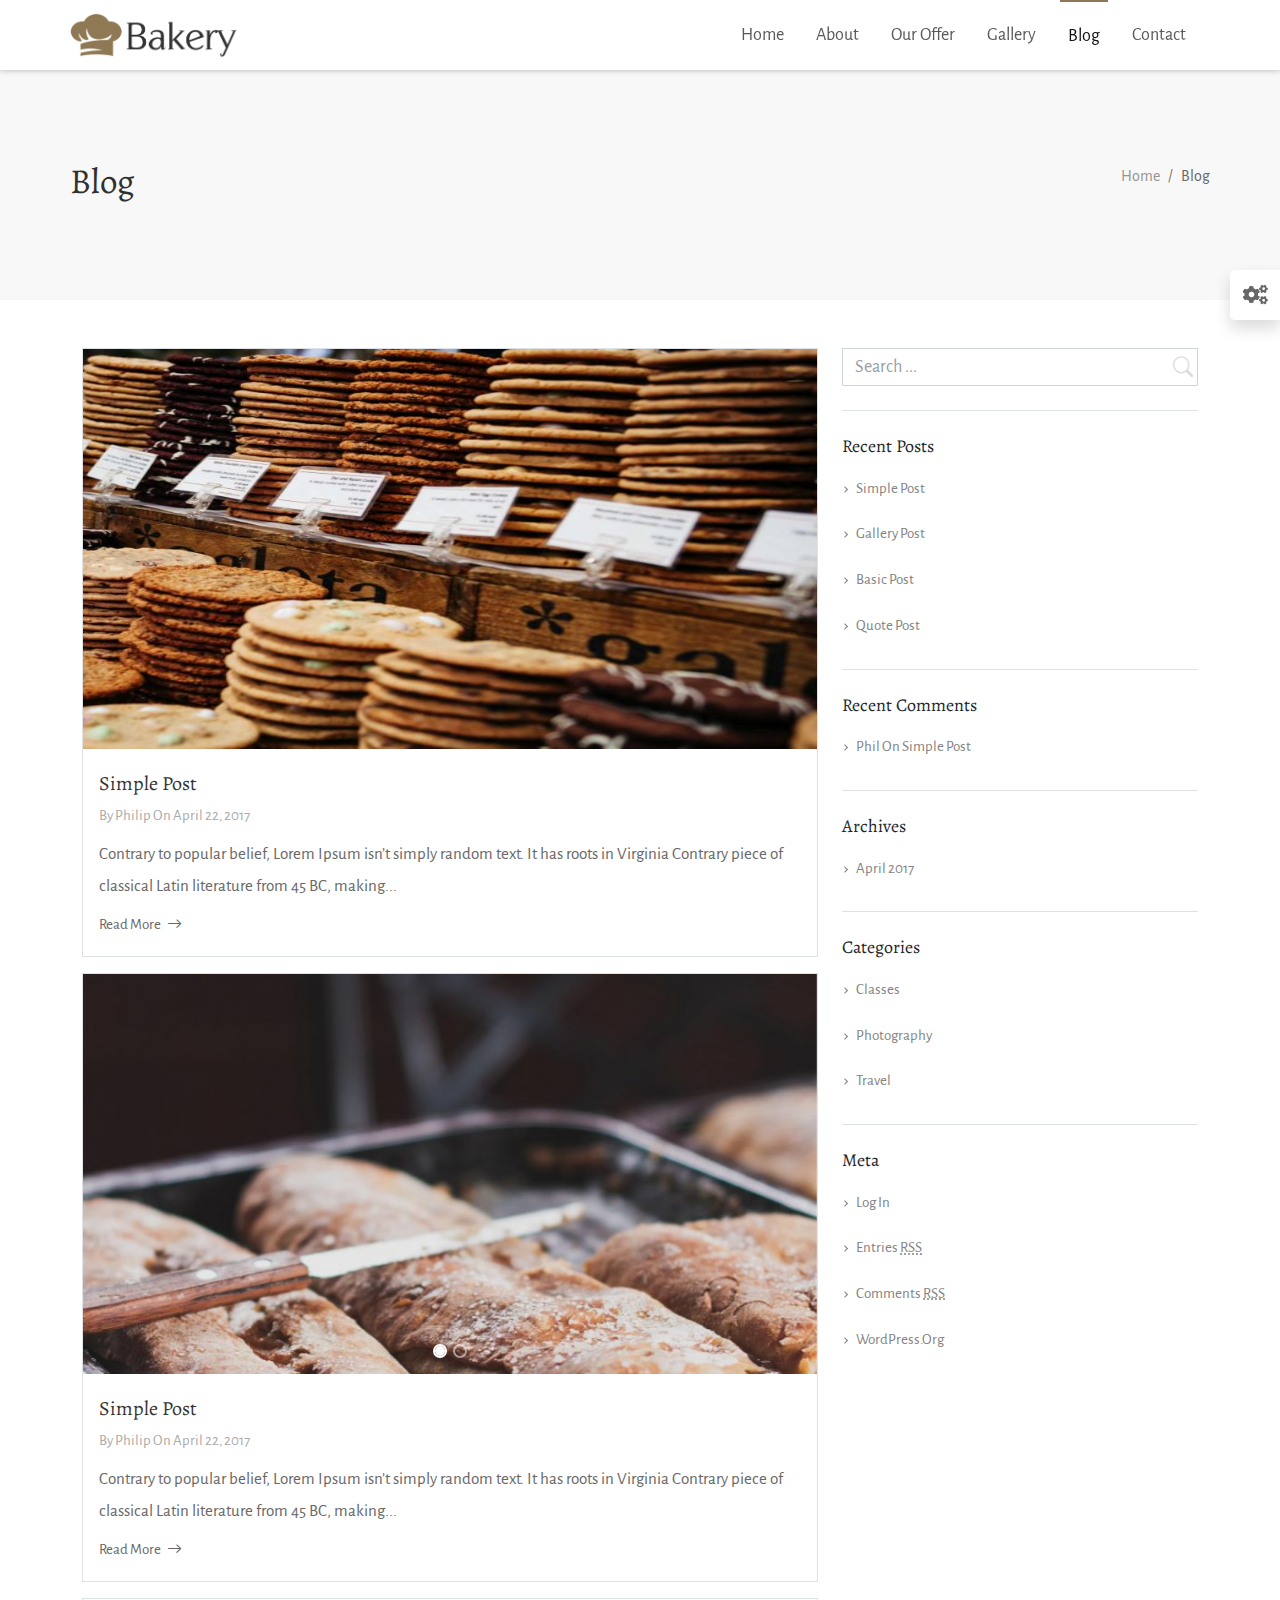
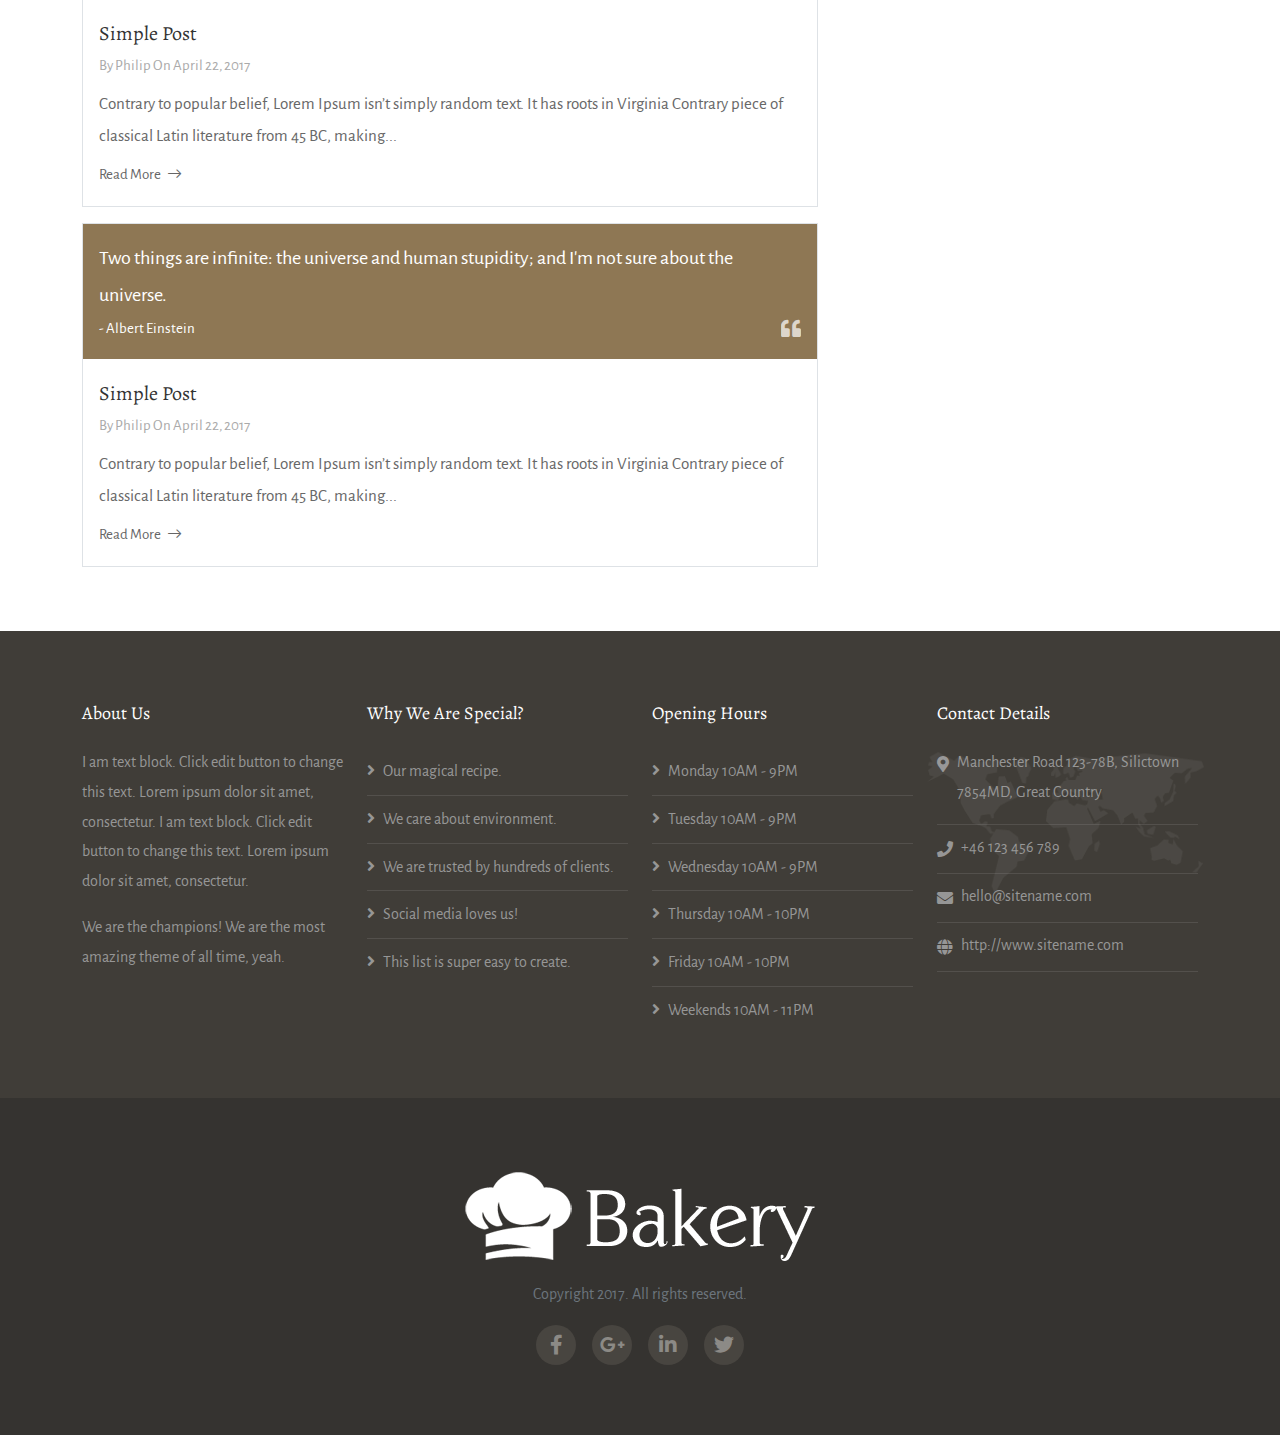
<file: blog.html>
<!DOCTYPE html>
<html lang="en">
<head>
    <meta charset="UTF-8">
    <meta http-equiv="X-UA-Compatible" content="IE=edge">
    <meta name="viewport" content="width=device-width, initial-scale=1.0">
    <link rel="stylesheet" href="CSS/bootstrap.min.css">
    <link rel="stylesheet" href="fontawesome-free-5.15.3-web/css/all.min.css">
    <link rel="stylesheet" href="Bootstrap-Icons/bootstrap-icons.css">
    <link rel="stylesheet" href="CSS/style.css">
    <link rel="stylesheet" href="CSS/about.css">
    <title>Blog Index</title>
</head>
<body id="blogIndex">
    <div id="wrapper">
        <!-- HEADER SECTION START -->
        <header class="scrollDown">
            <div class="container-fluid">
                <nav class="navbar navbar-dark navbar-expand-lg">
                    <div class="container px-0">
                        <a class="navbar-brand" href="#">
                            <img src="images/bakery-color.png" class="logo dark-logo">
                        </a>
                        <button class="navbar-toggler" type="button" data-bs-toggle="collapse" data-bs-target="#navbarSupportedContent" aria-controls="navbarSupportedContent" aria-expanded="false" aria-label="Toggle navigation">
                            <div class="p-0 d-flex flex-column justify-content-center align-items-center justify">
                                <span class="line"></span>
                                <span class="line"></span>
                                <span class="line"></span>
                            </div>
                        </button>
                        <div class="collapse navbar-collapse" id="navbarSupportedContent">
                            <ul class="navbar-nav ms-auto align-items-lg-center py-3 py-lg-0">
                                <li class="nav-item me-lg-3">
                                    <a href="index.html" class="nav-link text-capitalize">Home</a>
                                </li>
                                <li class="nav-item me-lg-3">
                                    <a href="about.html" class="nav-link text-capitalize">About</a>
                                </li>
                                <li class="nav-item me-lg-3">
                                    <a href="offers.html" class="nav-link text-capitalize">Our Offer</a>
                                </li>
                                <li class="nav-item me-lg-3">
                                    <a href="gallery.html" class="nav-link text-capitalize">Gallery</a>
                                </li>
                                <li class="nav-item me-lg-3 active">
                                    <a href="blog.html" class="nav-link text-capitalize">
                                        Blog
                                    </a>
                                </li>
                                <li class="nav-item me-lg-3">
                                    <a href="contact.html" class="nav-link text-capitalize">Contact</a>
                                </li>
                            </ul>
                        </div>
                    </div>
                </nav>
            </div>
        </header>
        <!-- HEADER SECTION END -->

        <!-- COLOR THEME START -->
        <div class="color-wrapper">
            <a href="#" class="me-auto shadow color-options d-flex justify-content-center align-items-center">
                <i class="fa fa-cogs"></i>
                <div class="tooltip">
                    See Demo Sites
                </div>
            </a>
            <div class=" colors border d-flex flex-wrap justify-content-center align-items-center">
                <p class="colors-p my-2 mx-2">Choose Accent Color:</p>
                <span class="color m-1 color-1"></span>
                <span class="color m-1"></span>
                <span class="color m-1"></span>
                <span class="color m-1"></span>
                <span class="color m-1"></span>
                <span class="color m-1"></span>
                <span class="color m-1"></span>
                <span class="color m-1"></span>
                <span class="color m-1"></span>
                <span class="color m-1"></span>
                <span class="color m-1"></span>
                <span class="color m-1"></span>
                <span class="color m-1"></span>
                <span class="color m-1"></span>
                <span class="color m-1"></span>
                <span class="color m-1"></span>
                <span class="color m-1"></span>
                <span class="color m-1"></span>
                <span class="color m-1"></span>
            </div>
        </div>
        <!-- COLOR THEME END -->

        <!-- MAIN SECTION START -->
        <div class="blog d-flex justify-content-center">
            <div class="container p-0 d-flex justify-content-center flex-column flex-md-row justify-content-md-between align-items-md-center">
                <h1 class="text-capitalize">blog</h1>
                <nav style="--bs-breadcrumb-divider: '/';" aria-label="breadcrumb">
                    <ol class="breadcrumb">
                      <li class="breadcrumb-item text-capitalize"><a href="index.html">Home</a></li>
                      <li class="breadcrumb-item active text-capitalize" aria-current="page">blog</li>
                    </ol>
                </nav>
            </div>
        </div>
        <!-- MAIN SECTION END -->

        <!-- BLOG SECTION START -->
        <section class="container py-5">
            <div class="row align-items-start">
                <div class="col-lg-8">
                    <div class="row">
                        <div class="mb-3 col-md-6 col-lg-12">
                            <div class="card border">
                                <a href="simplePost.html">
                                    <img src="images/clem-onojeghuo-206832-600x500.jpg" alt="" class="card-img-top">
                                </a>
                                <div class="card-body py-3">
                                    <a href="simplePost.html" class="card-title text-capitalize m-0">Simple Post</a>
                                    <p class="text-capitalize m-0">
                                        By <a href="simplePost.html">Philip</a> on April 22, 2017
                                    </p>
                                    <p class="card-content my-2">
                                        Contrary to popular belief, Lorem Ipsum isn’t simply random text. It has roots in Virginia Contrary piece of classical Latin literature from 45 BC, making...
                                    </p>
                                    <a href="simplePost.html" class="read text-capitalize">
                                        Read More
                                        <i class="bi bi-arrow-right"></i>
                                    </a>
                                </div>
                            </div>
                        </div>
                     
                        <div class="mb-3 col-md-6 col-lg-12">
                            <div class="card border">
                                <div id="carouselExampleIndicators" class="carousel slide" data-bs-ride="carousel">
                                    <div class="carousel-indicators">
                                      <button type="button" data-bs-target="#carouselExampleIndicators" data-bs-slide-to="0" class="active" aria-current="true" aria-label="Slide 1"></button>
                                      <button type="button" data-bs-target="#carouselExampleIndicators" data-bs-slide-to="1" aria-label="Slide 2"></button>
                                    </div>
                                    <div class="carousel-inner">
                                      <div class="carousel-item active">
                                        <img src="images/alexandru-stavrica-170390-800x760.jpg" class="d-block w-100" alt="...">
                                      </div>
                                      <div class="carousel-item">
                                        <img src="images/full-2-800x640.jpg" class="d-block w-100" alt="...">
                                      </div>
                                    </div>
                                </div>
                                <div class="card-body py-3">
                                    <a href="" class="card-title text-capitalize m-0">Simple Post</a>
                                    <p class="text-capitalize m-0">
                                        By <a href="">Philip</a> on April 22, 2017
                                    </p>
                                    <p class="card-content my-2">
                                        Contrary to popular belief, Lorem Ipsum isn’t simply random text. It has roots in Virginia Contrary piece of classical Latin literature from 45 BC, making...
                                    </p>
                                    <a href="" class="read text-capitalize">
                                        Read More
                                        <i class="bi bi-arrow-right"></i>
                                    </a>
                                </div>
                            </div>
                        </div>
                        <div class="mb-3 col-md-6 col-lg-12">
                            <div class="card border">
                                <div class="card-body py-3">
                                    <a href="" class="card-title text-capitalize m-0">Simple Post</a>
                                    <p class="text-capitalize m-0">
                                        By <a href="">Philip</a> on April 22, 2017
                                    </p>
                                    <p class="card-content my-2">
                                        Contrary to popular belief, Lorem Ipsum isn’t simply random text. It has roots in Virginia Contrary piece of classical Latin literature from 45 BC, making...
                                    </p>
                                    <a href="" class="read text-capitalize">
                                        Read More
                                        <i class="bi bi-arrow-right"></i>
                                    </a>
                                </div>
                            </div>
                        </div>
                        <div class="mb-3 col-md-6 col-lg-12">
                            <div class="card border">
                                <a href="" class="quote-wrapper p-3">
                                    <div class="text-white quote">
                                        Two things are infinite: the universe and human stupidity; and I'm not sure about the universe.
                                    </div>
                                    <div class="d-flex justify-content-between align-items-center">
                                        <span class="quote-author">- Albert Einstein</span>
                                        <i class="fas fa-quote-left"></i>
                                    </div>
                                    
                                </a>
                                <div class="card-body py-3">
                                    <a href="" class="card-title text-capitalize m-0">Simple Post</a>
                                    <p class="text-capitalize m-0">
                                        By <a href="">Philip</a> on April 22, 2017
                                    </p>
                                    <p class="card-content my-2">
                                        Contrary to popular belief, Lorem Ipsum isn’t simply random text. It has roots in Virginia Contrary piece of classical Latin literature from 45 BC, making...
                                    </p>
                                    <a href="" class="read text-capitalize">
                                        Read More
                                        <i class="bi bi-arrow-right"></i>
                                    </a>
                                </div>
                            </div>
                        </div>
                    </div>
                </div>


                <div class="col-lg-4">
                    <div>
                        <div class="p-0 blog-search mb-4">
                            <input type="text" name="search" class="form-control" placeholder="Search ...">
                            <i class="bi bi-search"></i>
                        </div>

                        <div class="blogInfo border-top border-bottom">
                            <h5 class="text-capitalize ">Recent Posts</h5>
                            <ul class="list-unstyled m-0">
                                <li class="py-2">
                                    <a href="simplePost.html" class="blog-link text-capitalize">
                                        simple post
                                    </a>
                                </li>
                                <li class="py-2">
                                    <a href="galleryPost.html" class="blog-link text-capitalize">
                                        gallery post
                                    </a>
                                </li>
                                <li class="py-2">
                                    <a href="basicPost.html" class="blog-link text-capitalize">
                                        basic post
                                    </a>
                                </li>
                                <li class="py-2">
                                    <a href="qoutePost.html" class="blog-link text-capitalize">
                                        Quote post
                                    </a>
                                </li>
                            </ul>
                        </div>
                        <div class="blogInfo border-bottom">
                            <h5 class="text-capitalize">Recent Comments</h5>
                            <ul class="list-unstyled m-0">
                                <li class="py-2">
                                    <a href="simplePost.html" class="blog-link text-capitalize">
                                        Phil on Simple Post
                                    </a>
                                </li>
                            </ul>
                        </div>
                        <div class="blogInfo border-bottom">
                            <h5 class="text-capitalize">Archives</h5>
                            <ul class="list-unstyled m-0">
                                <li class="py-2">
                                    <a href="" class="blog-link text-capitalize">
                                        April 2017
                                    </a>
                                </li>
                            </ul>
                        </div>
                        <div class="blogInfo border-bottom">
                            <h5 class="text-capitalize">Categories</h5>
                            <ul class="list-unstyled m-0">
                                <li class="py-2">
                                    <a href="" class="blog-link text-capitalize">
                                        Classes
                                    </a>
                                </li>
                                <li class="py-2">
                                    <a href="" class="blog-link text-capitalize">
                                        Photography
                                    </a>
                                </li>

                                <li class="py-2">
                                    <a href="" class="blog-link text-capitalize">
                                        Travel
                                    </a>
                                </li>
                            </ul>
                        </div>
                        <div class="blogInfo">
                            <h5 class="text-capitalize">Meta</h5>
                            <ul class="list-unstyled m-0">
                                <li class="py-2">
                                    <a href="" class="blog-link text-capitalize">
                                        Log in
                                    </a>
                                </li>
                                <li class="py-2">
                                    <a href="" class="blog-link text-capitalize">
                                        Entries <abbr title="Really Simple Syndication"> RSS</abbr>
                                    </a>
                                </li>

                                <li class="py-2">
                                    <a href="" class="blog-link text-capitalize">
                                        Comments <abbr title="Really Simple Syndication"> RSS</abbr>
                                    </a>
                                </li>
                                <li class="py-2">
                                    <a href="" class="blog-link text-capitalize">
                                        WordPress.org
                                    </a>
                                </li>
                            </ul>
                        </div>
                    </div>
                </div>
            </div>
        </section>
        <!-- BLOG SECTION END -->

        <!-- FOOTER SECTION START -->
        <footer>
            <section class="info">
                <div class="container">
                    <div class="row justify-content-center align-items-start py-5">
                        <div class="col-sm-6 col-lg-3">
                            <div>
                                <h4 class="info-heading text-capitalize text-white my-4">About Us</h4>
                                <p class="info-p">
                                    I am text block. Click edit button to change this text. Lorem ipsum dolor sit amet, consectetur. I am text block. Click edit button to change this text. Lorem ipsum dolor sit amet, consectetur.
                                </p>
                                <p class="info-p">
                                    We are the champions! We are the most amazing theme of all time, yeah.
                                </p>
                            </div>
                        </div>
                        <div class="col-sm-6 col-lg-3">
                            <div>
                                <h4 class="info-heading text-capitalize text-white my-4">Why We Are Special?</h4>
                                <ul class="list-unstyled">
                                    <li class="info-p py-2">
                                        Our magical recipe.
                                    </li>
                                    <li class="info-p py-2">
                                        We care about environment.
                                    </li>
                                    <li class="info-p py-2">
                                        We are trusted by hundreds of clients.
                                    </li>
                                    <li class="info-p py-2">
                                        Social media loves us!
                                    </li>
                                    <li class="info-p py-2">
                                        This list is super easy to create.
                                    </li>
                                </ul>
                            </div>
                        </div>
                        <div class="col-sm-6 col-lg-3">
                            <div>
                                <h4 class="info-heading text-capitalize text-white my-4">Opening Hours</h4>
                                <ul class="list-unstyled">
                                    <li class="info-p py-2">
                                        Monday 10AM - 9PM
                                    </li>
                                    <li class="info-p py-2">
                                        Tuesday 10AM - 9PM
                                    </li>
                                    <li class="info-p py-2">
                                        Wednesday 10AM - 9PM
                                    </li>
                                    <li class="info-p py-2">
                                        Thursday 10AM - 10PM
                                    </li>
                                    <li class="info-p py-2">
                                        Friday 10AM - 10PM
                                    </li>
                                    <li class="info-p py-2">
                                        Weekends 10AM - 11PM
                                    </li>
                                </ul>
                            </div>
                        </div>
                        <div class="col-sm-6 col-lg-3 position-relative">
                            <img src="images/contact-details-map.png" class="map-bg">
                            <div>
                                <h4 class="info-heading text-capitalize text-white my-4">Contact Details</h4>
                                <div class="d-flex align-items-start details">
                                    <i class="fas fa-map-marker-alt me-2 details-icon" style="line-height: 2;"></i>
                                    <p class="info-p">
                                        Manchester Road 123-78B, Silictown 7854MD, Great Country
                                    </p>
                                </div>
                                <div class="d-flex align-items-start details py-2">
                                    <i class="fa fa-phone me-2 details-icon" style="line-height: 2;"></i>
                                    <a href="#" class="info-link">
                                        +46 123 456 789
                                    </a>
                                </div>
                                <div class="d-flex align-items-start details py-2">
                                    <i class="fa fa-envelope me-2 details-icon" style="line-height: 2;"></i>
                                    <a href="#" class="info-link">
                                        hello@sitename.com
                                    </a>
                                </div>
                                <div class="d-flex align-items-start details py-2">
                                    <i class="fa fa-globe me-2 details-icon" style="line-height: 2;"></i>
                                    <a href="#" class="info-link">
                                        http://www.sitename.com
                                    </a>
                                </div>
                            </div>
                        </div>
                    </div>
                </div>
            </section>

            <section class="footer-bottom text-center">
                <div class="d-flex flex-column justify-content-center align-items-center">
                    <img src="images/bakery-light-1.png" class="img-fluid px-3 px-md-0">
                    <p class="text-muted py-3 m-0">
                        Copyright 2017. All rights reserved.
                    </p>
                    <div class="d-flex m-0">
                        <a href="#" class="social mx-2 facebook">
                            <i class="fab fa-facebook-f"></i>
                        </a>
                        <a href="#" class="social mx-2 google">
                            <i class="fab fa-google-plus-g"></i>
                        </a>
                        <a href="#" class="social mx-2 linkedin">
                            <i class="fab fa-linkedin-in"></i>
                        </a>
                        <a href="#" class="social mx-2 twitter">
                            <i class="fab fa-twitter"></i>
                        </a>
                    </div>
                </div>
            </section>
        </footer>
        <!-- FOOTER SECTION END -->
                        
        <!-- BACK TO TOP -->
        <a href="#wrapper" class="back-btn justify-content-center align-items-center">
            <i class="fa fa-angle-up"></i>
        </a>
    </div>


    <script src="JS/bootstrap.bundle.js"></script>
    <script src="JS/main.js"></script>
</body>
</html>
</file>
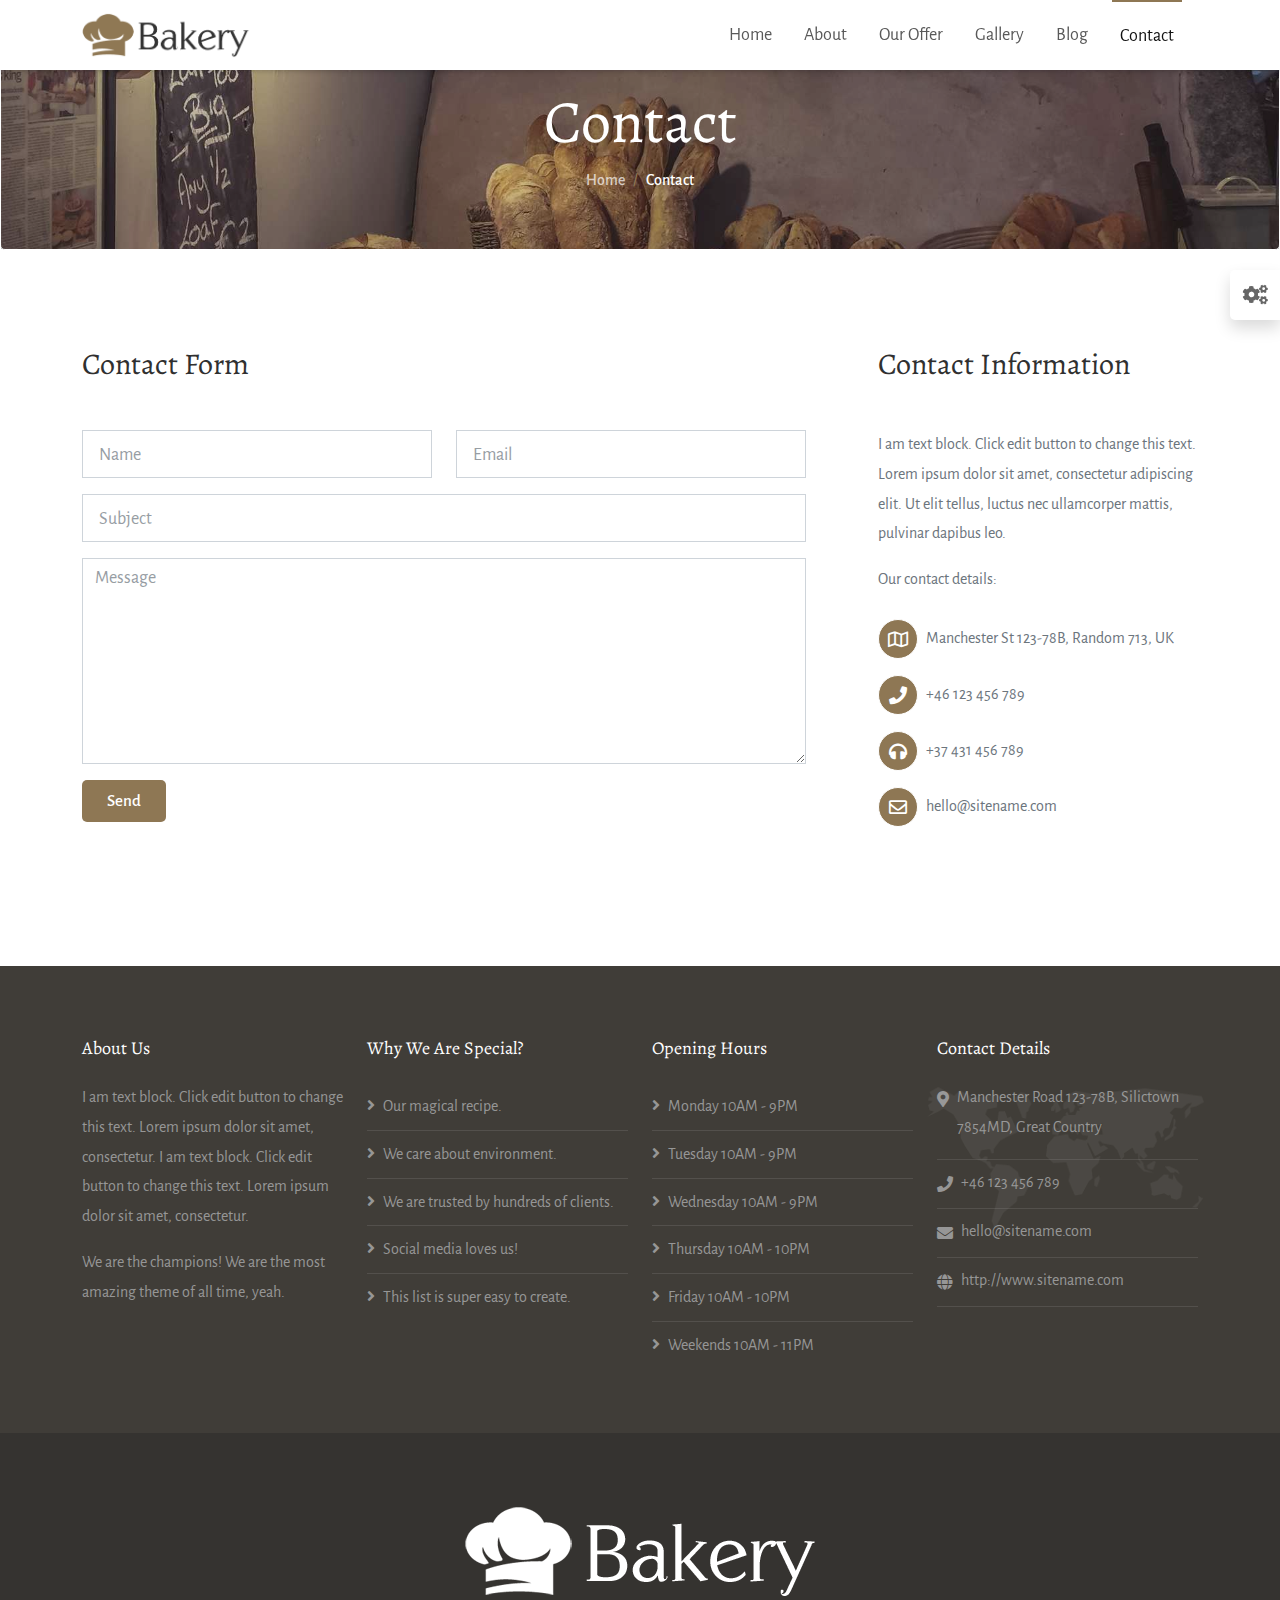
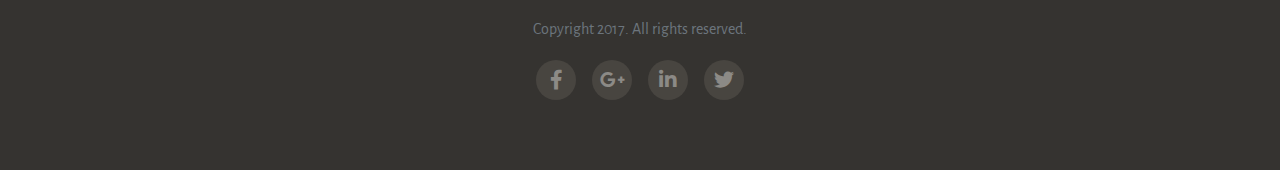
<file: contact.html>
<!DOCTYPE html>
<html lang="en">
<head>
    <meta charset="UTF-8">
    <meta http-equiv="X-UA-Compatible" content="IE=edge">
    <meta name="viewport" content="width=device-width, initial-scale=1.0">

    <link rel="stylesheet" href="CSS/bootstrap.min.css">
    <link rel="stylesheet" href="fontawesome-free-5.15.3-web/css/all.min.css">
    <link rel="stylesheet" href="CSS/style.css">
    <link rel="stylesheet" href="CSS/about.css">

    <title>Contact</title>
</head>
<body id="contactPage">
    <div id="wrapper">
        <!-- HEADER SECTION START -->
        <header class="scrollDown">
            <div class="container-fluid">
                <nav class="navbar navbar-dark navbar-expand-lg">
                    <div class="container">
                        <a class="navbar-brand" href="#">
                            <img src="images/bakery-color.png" class="logo dark-logo">
                        </a>
                        <button class="navbar-toggler" type="button" data-bs-toggle="collapse" data-bs-target="#navbarSupportedContent" aria-controls="navbarSupportedContent" aria-expanded="false" aria-label="Toggle navigation">
                            <div class="p-0 d-flex flex-column justify-content-center align-items-center justify">
                                <span class="line"></span>
                                <span class="line"></span>
                                <span class="line"></span>
                            </div>
                        </button>
                        <div class="collapse navbar-collapse" id="navbarSupportedContent">
                            <ul class="navbar-nav ms-auto align-items-lg-center py-3 py-lg-0">
                                <li class="nav-item me-lg-3">
                                    <a href="index.html" class="nav-link text-capitalize">Home</a>
                                </li>
                                <li class="nav-item me-lg-3">
                                    <a href="about.html" class="nav-link text-capitalize">About</a>
                                </li>
                                <li class="nav-item me-lg-3">
                                    <a href="offers.html" class="nav-link text-capitalize">Our Offer</a>
                                </li>
                                <li class="nav-item me-lg-3">
                                    <a href="gallery.html" class="nav-link text-capitalize">Gallery</a>
                                </li>
                                <li class="nav-item me-lg-3">
                                    <a href="blog.html" class="nav-link text-capitalize">
                                        Blog
                                    </a>
                                </li>
                                <li class="nav-item me-lg-3 active">
                                    <a href="#" class="nav-link text-capitalize">Contact</a>
                                </li>
                            </ul>
                        </div>
                    </div>
                </nav>
            </div>
        </header>
        <!-- HEADER SECTION END -->

        <!-- COLOR THEME START -->
        <div class="color-wrapper">
            <a href="#" class="me-auto shadow color-options d-flex justify-content-center align-items-center">
                <i class="fa fa-cogs"></i>
                <div class="tooltip">
                    See Demo Sites
                </div>
            </a>
            <div class=" colors border d-flex flex-wrap justify-content-center align-items-center">
                <p class="colors-p my-2 mx-2">Choose Accent Color:</p>
                <span class="color m-1 color-1"></span>
                <span class="color m-1"></span>
                <span class="color m-1"></span>
                <span class="color m-1"></span>
                <span class="color m-1"></span>
                <span class="color m-1"></span>
                <span class="color m-1"></span>
                <span class="color m-1"></span>
                <span class="color m-1"></span>
                <span class="color m-1"></span>
                <span class="color m-1"></span>
                <span class="color m-1"></span>
                <span class="color m-1"></span>
                <span class="color m-1"></span>
                <span class="color m-1"></span>
                <span class="color m-1"></span>
                <span class="color m-1"></span>
                <span class="color m-1"></span>
                <span class="color m-1"></span>
            </div>
        </div>
        <!-- COLOR THEME END -->

        <!-- MAIN SECTION START -->
        <div class="contact p-0">
            <div class="contact-bg pt-5 d-flex justify-content-center align-items-center flex-column">
                <h1 class="text-capitalize text-white">Contact</h1>
                <nav style="--bs-breadcrumb-divider: '/';" aria-label="breadcrumb">
                    <ol class="breadcrumb">
                        <li class="breadcrumb-item text-capitalize"><a href="index.html" class="bread-item">Home</a></li>
                        <li class="breadcrumb-item active text-capitalize text-white" aria-current="page">contact</li>
                    </ol>
                </nav>
            </div>
        </div>
        <!-- MAIN SECTION END -->

        <!-- CONTACT INFO SECTION START -->
        <section class="container py-5">
            <div class="row py-5">
                <div class="col-lg-8 pe-lg-4">
                    <div>
                        <h2 class="text-capitalize">Contact Form</h2>
                        <form class="my-5">
                            <div class="d-flex my-3">
                                <input type="text" name="name" placeholder="Name" class="form-control form-control-lg me-2">
                                <input type="email" name="email" placeholder="Email" class="form-control form-control-lg ms-3">
                            </div>
                            <input type="text" name="subject" placeholder="Subject" class="form-control form-control-lg my-3">
                            <textarea name="message" placeholder="Message" class="form-control my-3 " rows="8"></textarea>
                            <button type="submit" class="text-white sub-btn">Send</button>
                        </form>
                    </div>
                </div>
                <div class="col-lg-4 ps-lg-5">
                    <div>
                        <h2 class="text-capitalize">Contact Information</h2>
                        <p class="text-muted mt-5">I am text block. Click edit button to change this text. Lorem ipsum dolor sit amet, consectetur adipiscing elit. Ut elit tellus, luctus nec ullamcorper mattis, pulvinar dapibus leo.</p>
                        <p class="text-muted">
                            Our contact details:
                        </p>
                        <ul class="list-unstyled">
                            <li class="d-flex justify-content-start align-items-center">
                                <div class="d-flex justify-content-center align-items-center icon contact-icons me-2">
                                    <i class="far fa-map"></i>
                                </div>
                                <p class="text-muted m-0">Manchester St 123-78B, Random 713, UK</p>
                            </li>
                            <li class="d-flex justify-content-start align-items-center">
                                <div class="d-flex justify-content-center align-items-center icon contact-icons me-2">
                                    <i class="fas fa-phone"></i>
                                </div>
                                <p class="text-muted m-0">
                                    +46 123 456 789
                                </p>
                            </li>
                            <li class="d-flex justify-content-start align-items-center">
                                <div class="d-flex justify-content-center align-items-center icon contact-icons me-2">
                                    <i class="fas fa-headphones"></i>
                                </div>
                                <p class="text-muted m-0">+37 431 456 789</p>
                            </li>
                            <li class="d-flex justify-content-start align-items-center">
                                <div class="d-flex justify-content-center align-items-center icon contact-icons me-2">
                                    <i class="far fa-envelope"></i>
                                </div>
                                <p class="text-muted m-0">hello@sitename.com</p>
                            </li>
                        </ul>
                    </div>
                </div>
            </div>
        </section>
        <!-- CONTACT INFO SECTION END -->

        <!-- FOOTER SECTION START -->
        <footer>
            <section class="info">
                <div class="container">
                    <div class="row justify-content-center align-items-start py-5">
                        <div class="col-sm-6 col-lg-3">
                            <div>
                                <h4 class="info-heading text-capitalize text-white my-4">About Us</h4>
                                <p class="info-p">
                                    I am text block. Click edit button to change this text. Lorem ipsum dolor sit amet, consectetur. I am text block. Click edit button to change this text. Lorem ipsum dolor sit amet, consectetur.
                                </p>
                                <p class="info-p">
                                    We are the champions! We are the most amazing theme of all time, yeah.
                                </p>
                            </div>
                        </div>
                        <div class="col-sm-6 col-lg-3">
                            <div>
                                <h4 class="info-heading text-capitalize text-white my-4">Why We Are Special?</h4>
                                <ul class="list-unstyled">
                                    <li class="info-p py-2">
                                        Our magical recipe.
                                    </li>
                                    <li class="info-p py-2">
                                        We care about environment.
                                    </li>
                                    <li class="info-p py-2">
                                        We are trusted by hundreds of clients.
                                    </li>
                                    <li class="info-p py-2">
                                        Social media loves us!
                                    </li>
                                    <li class="info-p py-2">
                                        This list is super easy to create.
                                    </li>
                                </ul>
                            </div>
                        </div>
                        <div class="col-sm-6 col-lg-3">
                            <div>
                                <h4 class="info-heading text-capitalize text-white my-4">Opening Hours</h4>
                                <ul class="list-unstyled">
                                    <li class="info-p py-2">
                                        Monday 10AM - 9PM
                                    </li>
                                    <li class="info-p py-2">
                                        Tuesday 10AM - 9PM
                                    </li>
                                    <li class="info-p py-2">
                                        Wednesday 10AM - 9PM
                                    </li>
                                    <li class="info-p py-2">
                                        Thursday 10AM - 10PM
                                    </li>
                                    <li class="info-p py-2">
                                        Friday 10AM - 10PM
                                    </li>
                                    <li class="info-p py-2">
                                        Weekends 10AM - 11PM
                                    </li>
                                </ul>
                            </div>
                        </div>
                        <div class="col-sm-6 col-lg-3 position-relative">
                            <img src="images/contact-details-map.png" class="map-bg">
                            <div>
                                <h4 class="info-heading text-capitalize text-white my-4">Contact Details</h4>
                                <div class="d-flex align-items-start details">
                                    <i class="fas fa-map-marker-alt me-2 details-icon" style="line-height: 2;"></i>
                                    <p class="info-p">
                                        Manchester Road 123-78B, Silictown 7854MD, Great Country
                                    </p>
                                </div>
                                <div class="d-flex align-items-start details py-2">
                                    <i class="fa fa-phone me-2 details-icon" style="line-height: 2;"></i>
                                    <a href="#" class="info-link">
                                        +46 123 456 789
                                    </a>
                                </div>
                                <div class="d-flex align-items-start details py-2">
                                    <i class="fa fa-envelope me-2 details-icon" style="line-height: 2;"></i>
                                    <a href="#" class="info-link">
                                        hello@sitename.com
                                    </a>
                                </div>
                                <div class="d-flex align-items-start details py-2">
                                    <i class="fa fa-globe me-2 details-icon" style="line-height: 2;"></i>
                                    <a href="#" class="info-link">
                                        http://www.sitename.com
                                    </a>
                                </div>
                            </div>
                        </div>
                    </div>
                </div>
            </section>

            <section class="footer-bottom text-center">
                <div class="d-flex flex-column justify-content-center align-items-center">
                    <img src="images/bakery-light-1.png" class="img-fluid px-3 px-md-0">
                    <p class="text-muted py-3 m-0">
                        Copyright 2017. All rights reserved.
                    </p>
                    <div class="d-flex m-0">
                        <a href="#" class="social mx-2 facebook">
                            <i class="fab fa-facebook-f"></i>
                        </a>
                        <a href="#" class="social mx-2 google">
                            <i class="fab fa-google-plus-g"></i>
                        </a>
                        <a href="#" class="social mx-2 linkedin">
                            <i class="fab fa-linkedin-in"></i>
                        </a>
                        <a href="#" class="social mx-2 twitter">
                            <i class="fab fa-twitter"></i>
                        </a>
                    </div>
                </div>
            </section>
        </footer>
        <!-- FOOTER SECTION END -->

        <!-- BACK TO TOP -->
        <a href="#wrapper" class="back-btn justify-content-center align-items-center">
            <i class="fa fa-angle-up"></i>
        </a>
    </div>
    <script src="JS/bootstrap.bundle.js"></script>
    <script src="JS/main.js"></script>
</body>
</html>
</file>
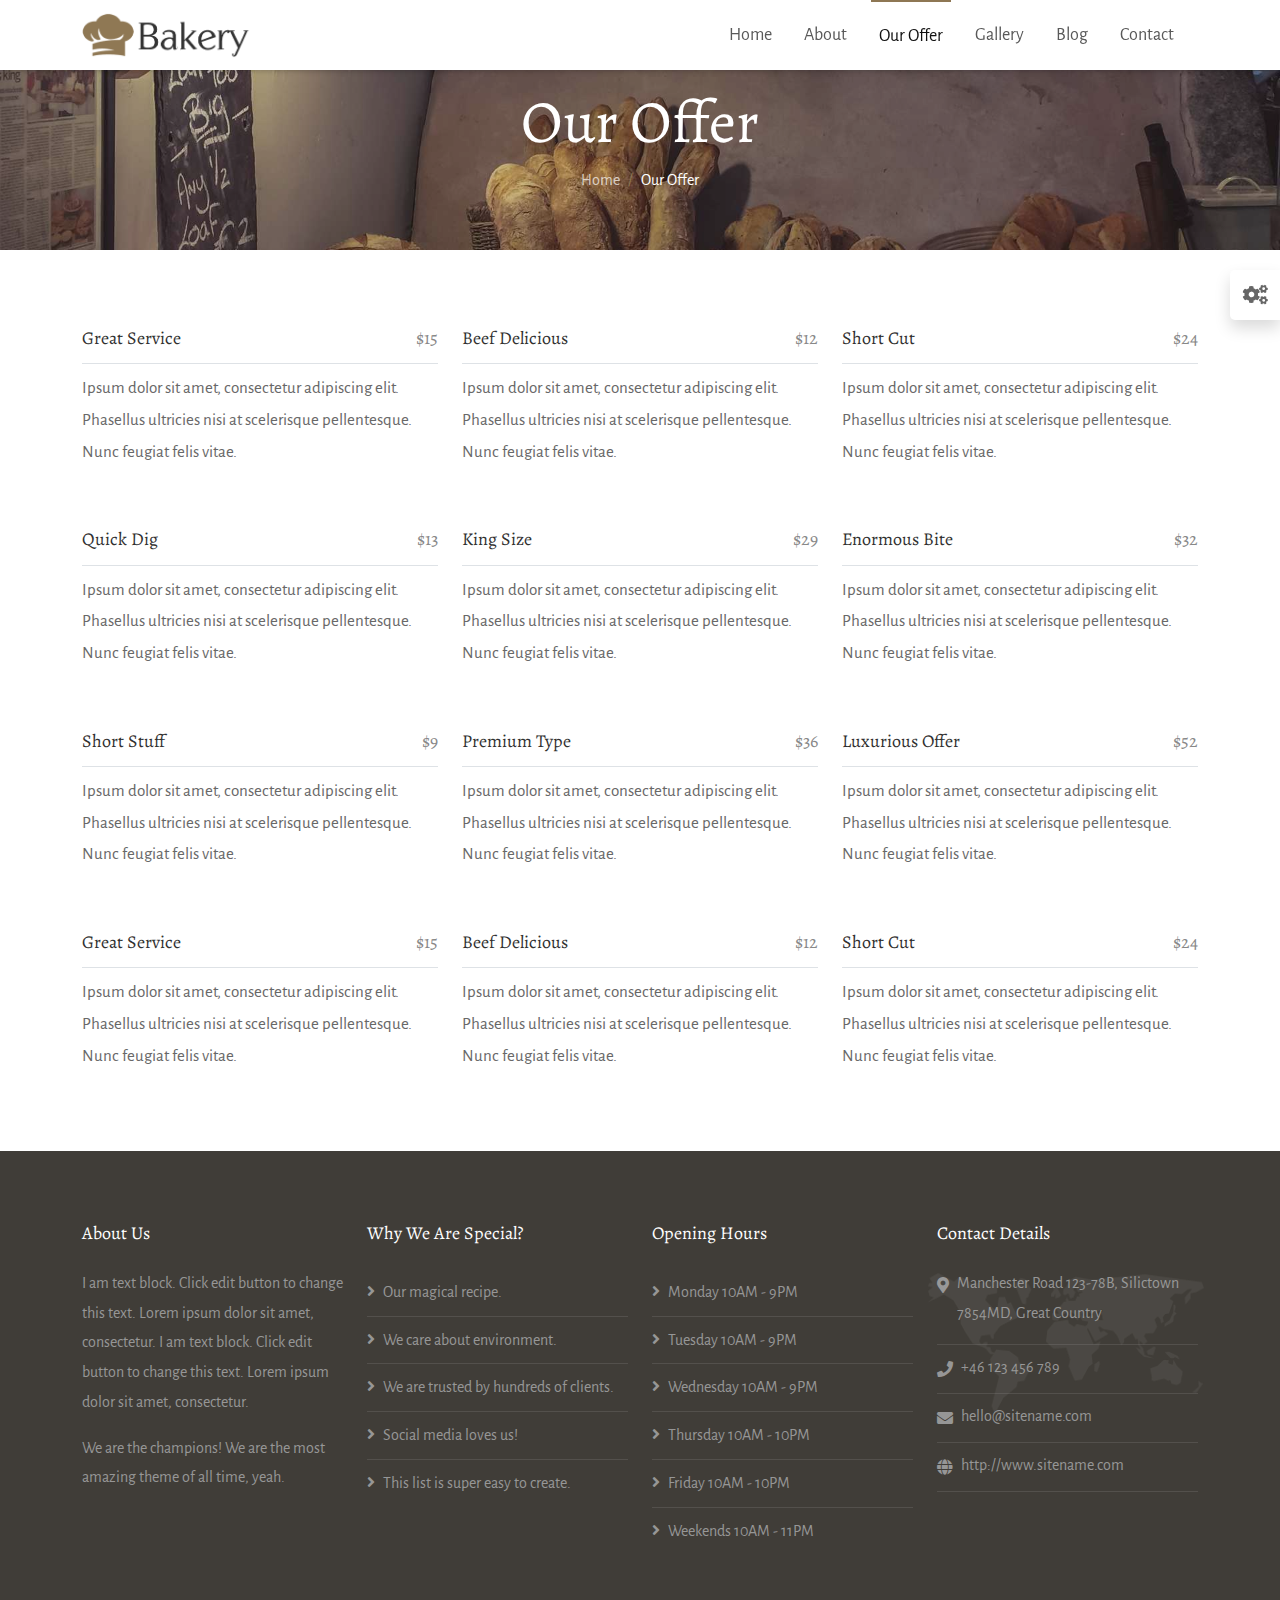
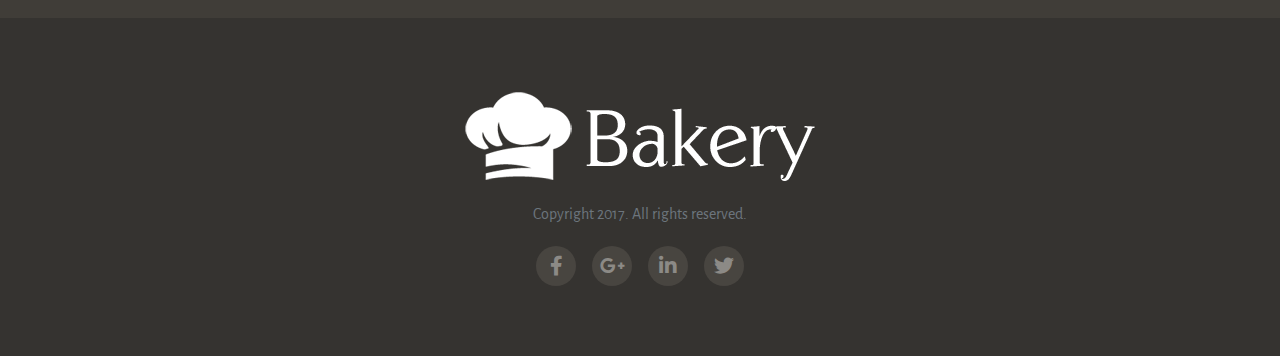
<file: offers.html>
<!DOCTYPE html>
<html lang="en">
<head>
    <meta charset="UTF-8">
    <meta http-equiv="X-UA-Compatible" content="IE=edge">
    <meta name="viewport" content="width=device-width, initial-scale=1.0">

    <link rel="stylesheet" href="CSS/bootstrap.min.css">
    <link rel="stylesheet" href="fontawesome-free-5.15.3-web/css/all.min.css">
    <link rel="stylesheet" href="vc-linecons/vc_linecons_icons.min.css">
    <link rel="stylesheet" href="CSS/style.css">
    <link rel="stylesheet" href="CSS/about.css">


    <title class="text-capitalize">Our Offers</title>
</head>
<body id="offers">
    <div id="wrapper">
        <!-- HEADER SECTION START -->
        <header class="scrollDown">
            <div class="container-fluid">
                <nav class="navbar navbar-dark navbar-expand-lg">
                    <div class="container">
                        <a class="navbar-brand" href="#">
                            <img src="images/bakery-color.png" class="logo dark-logo">
                        </a>
                        <button class="navbar-toggler" type="button" data-bs-toggle="collapse" data-bs-target="#navbarSupportedContent" aria-controls="navbarSupportedContent" aria-expanded="false" aria-label="Toggle navigation">
                            <div class="p-0 d-flex flex-column justify-content-center align-items-center justify">
                                <span class="line"></span>
                                <span class="line"></span>
                                <span class="line"></span>
                            </div>
                        </button>
                        <div class="collapse navbar-collapse" id="navbarSupportedContent">
                            <ul class="navbar-nav ms-auto align-items-lg-center py-3 py-lg-0">
                                <li class="nav-item me-lg-3">
                                    <a href="index.html" class="nav-link text-capitalize">Home</a>
                                </li>
                                <li class="nav-item me-lg-3">
                                    <a href="about.html" class="nav-link text-capitalize">About</a>
                                </li>
                                <li class="nav-item me-lg-3 active">
                                    <a href="#" class="nav-link text-capitalize">Our Offer</a>
                                </li>
                                <li class="nav-item me-lg-3">
                                    <a href="gallery.html" class="nav-link text-capitalize">Gallery</a>
                                </li>
                                <li class="nav-item me-lg-3">
                                    <a href="blog.html" class="nav-link text-capitalize">
                                        Blog
                                    </a>
                                </li>
                                <li class="nav-item me-lg-3">
                                    <a href="contact.html" class="nav-link text-capitalize">Contact</a>
                                </li>
                            </ul>
                        </div>
                    </div>
                </nav>
            </div>
        </header>
        <!-- HEADER SECTION END -->

        <!-- COLOR THEME START -->
        <div class="color-wrapper">
            <a href="#" class="me-auto shadow color-options d-flex justify-content-center align-items-center">
                <i class="fa fa-cogs"></i>
                <div class="tooltip">
                    See Demo Sites
                </div>
            </a>
            <div class="p-2 colors border d-flex flex-wrap justify-content-center align-items-center">
                <p class="colors-p my-0 mx-2">Choose Accent Color:</p>
                <span class="color m-1 color-1"></span>
                <span class="color m-1"></span>
                <span class="color m-1"></span>
                <span class="color m-1"></span>
                <span class="color m-1"></span>
                <span class="color m-1"></span>
                <span class="color m-1"></span>
                <span class="color m-1"></span>
                <span class="color m-1"></span>
                <span class="color m-1"></span>
                <span class="color m-1"></span>
                <span class="color m-1"></span>
                <span class="color m-1"></span>
                <span class="color m-1"></span>
                <span class="color m-1"></span>
                <span class="color m-1"></span>
                <span class="color m-1"></span>
                <span class="color m-1"></span>
                <span class="color m-1"></span>
            </div>
        </div>
        <!-- COLOR THEME END -->

        <!-- MAIN SECTION START -->
        <div class="offer p-0">
            <div class="offer-bg pt-5 d-flex justify-content-center align-items-center flex-column">
                <h1 class="text-capitalize text-white">Our Offer</h1>
                <nav style="--bs-breadcrumb-divider: '/';" aria-label="breadcrumb">
                    <ol class="breadcrumb">
                      <li class="breadcrumb-item text-capitalize"><a href="index.html" class="bread-item">Home</a></li>
                      <li class="breadcrumb-item active text-capitalize text-white" aria-current="page">our Offer</li>
                    </ol>
                </nav>
            </div>
        </div>
        <!-- MAIN SECTION END -->

        <!-- PRODUCTS SECTION START -->
        <section class="container py-5">
            <div class="row">
                <div class="col-sm-6 col-lg-4 my-4">
                    <div class="product">
                        <h5 class="border-bottom d-flex m-0 pb-2">
                            <span class="text-capitalize">Great Service</span>
                            <span class="ms-auto">$15</span>
                        </h5>
                        <p class="my-2 pe-sm-4">
                            Ipsum dolor sit amet, consectetur adipiscing elit. Phasellus ultricies nisi at scelerisque pellentesque. Nunc feugiat felis vitae.
                        </p>
                    </div>
                </div>
                <div class="col-sm-6 col-lg-4 my-4">
                    <div class="product">
                        <h5 class="border-bottom d-flex pb-2 m-0">
                            <span class="text-capitalize">Beef Delicious</span>
                            <span class="ms-auto">$12</span>
                        </h5>
                        <p class="my-2 pe-sm-4">
                            Ipsum dolor sit amet, consectetur adipiscing elit. Phasellus ultricies nisi at scelerisque pellentesque. Nunc feugiat felis vitae.
                        </p>
                    </div>
                </div>
                <div class="col-sm-6 col-lg-4 my-4">
                    <div class="product">
                        <h5 class="border-bottom d-flex pb-2 m-0">
                            <span class="text-capitalize">Short Cut</span>
                            <span class="ms-auto">$24</span>
                        </h5>
                        <p class="my-2 pe-sm-4">
                            Ipsum dolor sit amet, consectetur adipiscing elit. Phasellus ultricies nisi at scelerisque pellentesque. Nunc feugiat felis vitae.
                        </p>
                    </div>
                </div>

                <div class="col-sm-6 col-lg-4 my-4">
                    <div class="product">
                        <h5 class="border-bottom d-flex pb-2 m-0">
                            <span class="text-capitalize">Quick Dig</span>
                            <span class="ms-auto">$13</span>
                        </h5>
                        <p class="my-2 pe-sm-4">
                            Ipsum dolor sit amet, consectetur adipiscing elit. Phasellus ultricies nisi at scelerisque pellentesque. Nunc feugiat felis vitae.
                        </p>
                    </div>
                </div>
                <div class="col-sm-6 col-lg-4 my-4">
                    <div class="product">
                        <h5 class="border-bottom d-flex pb-2 m-0">
                            <span class="text-capitalize">King Size</span>
                            <span class="ms-auto">$29</span>
                        </h5>
                        <p class="my-2 pe-sm-4">
                            Ipsum dolor sit amet, consectetur adipiscing elit. Phasellus ultricies nisi at scelerisque pellentesque. Nunc feugiat felis vitae.
                        </p>
                    </div>
                </div>
                <div class="col-sm-6 col-lg-4 my-4">
                    <div class="product">
                        <h5 class="border-bottom d-flex pb-2 m-0 ">
                            <span class="text-capitalize">Enormous Bite</span>
                            <span class="ms-auto">$32</span>
                        </h5>
                        <p class="my-2 pe-sm-4">
                            Ipsum dolor sit amet, consectetur adipiscing elit. Phasellus ultricies nisi at scelerisque pellentesque. Nunc feugiat felis vitae.
                        </p>
                    </div>
                </div>

                <div class="col-sm-6 col-lg-4 my-4">
                    <div class="product">
                        <h5 class="border-bottom d-flex pb-2 m-0">
                            <span class="text-capitalize">Short Stuff</span>
                            <span class="ms-auto">$9</span>
                        </h5>
                        <p class="my-2 pe-sm-4">
                            Ipsum dolor sit amet, consectetur adipiscing elit. Phasellus ultricies nisi at scelerisque pellentesque. Nunc feugiat felis vitae.
                        </p>
                    </div>
                </div>
                <div class="col-sm-6 col-lg-4 my-4">
                    <div class="product">
                        <h5 class="border-bottom d-flex pb-2 m-0">
                            <span class="text-capitalize">Premium Type</span>
                            <span class="ms-auto">$36</span>
                        </h5>
                        <p class="my-2 pe-sm-4">
                            Ipsum dolor sit amet, consectetur adipiscing elit. Phasellus ultricies nisi at scelerisque pellentesque. Nunc feugiat felis vitae.
                        </p>
                    </div>
                </div>
                <div class="col-sm-6 col-lg-4 my-4">
                    <div class="product">
                        <h5 class="border-bottom d-flex pb-2 m-0">
                            <span class="text-capitalize">Luxurious Offer</span>
                            <span class="ms-auto">$52</span>
                        </h5>
                        <p class="my-2 pe-sm-4">
                            Ipsum dolor sit amet, consectetur adipiscing elit. Phasellus ultricies nisi at scelerisque pellentesque. Nunc feugiat felis vitae.
                        </p>
                    </div>
                </div>

                <div class="col-sm-6 col-lg-4 my-4">
                    <div class="product">
                        <h5 class="border-bottom d-flex pb-2 m-0">
                            <span class="text-capitalize">Great Service</span>
                            <span class="ms-auto">$15</span>
                        </h5>
                        <p class="my-2 pe-sm-4">
                            Ipsum dolor sit amet, consectetur adipiscing elit. Phasellus ultricies nisi at scelerisque pellentesque. Nunc feugiat felis vitae.
                        </p>
                    </div>
                </div>
                <div class="col-sm-6 col-lg-4 my-4">
                    <div class="product">
                        <h5 class="border-bottom d-flex pb-2 m-0">
                            <span class="text-capitalize">Beef Delicious</span>
                            <span class="ms-auto">$12</span>
                        </h5>
                        <p class="my-2 pe-sm-4">
                            Ipsum dolor sit amet, consectetur adipiscing elit. Phasellus ultricies nisi at scelerisque pellentesque. Nunc feugiat felis vitae.
                        </p>
                    </div>
                </div>
                <div class="col-sm-6 col-lg-4 my-4">
                    <div class="product">
                        <h5 class="border-bottom d-flex pb-2 m-0">
                            <span class="text-capitalize">Short Cut</span>
                            <span class="ms-auto">$24</span>
                        </h5>
                        <p class="my-2 pe-sm-4">
                            Ipsum dolor sit amet, consectetur adipiscing elit. Phasellus ultricies nisi at scelerisque pellentesque. Nunc feugiat felis vitae.
                        </p>
                    </div>
                </div>
            </div>
        </section>
        <!-- PRODUCTS SECTION END -->

        <!-- FOOTER SECTION START -->
        <footer>
            <section class="info">
                <div class="container">
                    <div class="row justify-content-center align-items-start py-5">
                        <div class="col-sm-6 col-lg-3">
                            <div>
                                <h4 class="info-heading text-capitalize text-white my-4">About Us</h4>
                                <p class="info-p">
                                    I am text block. Click edit button to change this text. Lorem ipsum dolor sit amet, consectetur. I am text block. Click edit button to change this text. Lorem ipsum dolor sit amet, consectetur.
                                </p>
                                <p class="info-p">
                                    We are the champions! We are the most amazing theme of all time, yeah.
                                </p>
                            </div>
                        </div>
                        <div class="col-sm-6 col-lg-3">
                            <div>
                                <h4 class="info-heading text-capitalize text-white my-4">Why We Are Special?</h4>
                                <ul class="list-unstyled">
                                    <li class="info-p py-2">
                                        Our magical recipe.
                                    </li>
                                    <li class="info-p py-2">
                                        We care about environment.
                                    </li>
                                    <li class="info-p py-2">
                                        We are trusted by hundreds of clients.
                                    </li>
                                    <li class="info-p py-2">
                                        Social media loves us!
                                    </li>
                                    <li class="info-p py-2">
                                        This list is super easy to create.
                                    </li>
                                </ul>
                            </div>
                        </div>
                        <div class="col-sm-6 col-lg-3">
                            <div>
                                <h4 class="info-heading text-capitalize text-white my-4">Opening Hours</h4>
                                <ul class="list-unstyled">
                                    <li class="info-p py-2">
                                        Monday 10AM - 9PM
                                    </li>
                                    <li class="info-p py-2">
                                        Tuesday 10AM - 9PM
                                    </li>
                                    <li class="info-p py-2">
                                        Wednesday 10AM - 9PM
                                    </li>
                                    <li class="info-p py-2">
                                        Thursday 10AM - 10PM
                                    </li>
                                    <li class="info-p py-2">
                                        Friday 10AM - 10PM
                                    </li>
                                    <li class="info-p py-2">
                                        Weekends 10AM - 11PM
                                    </li>
                                </ul>
                            </div>
                        </div>
                        <div class="col-sm-6 col-lg-3 position-relative">
                            <img src="images/contact-details-map.png" class="map-bg">
                            <div>
                                <h4 class="info-heading text-capitalize text-white my-4">Contact Details</h4>
                                <div class="d-flex align-items-start details">
                                    <i class="fas fa-map-marker-alt me-2 details-icon" style="line-height: 2;"></i>
                                    <p class="info-p">
                                        Manchester Road 123-78B, Silictown 7854MD, Great Country
                                    </p>
                                </div>
                                <div class="d-flex align-items-start details py-2">
                                    <i class="fa fa-phone me-2 details-icon" style="line-height: 2;"></i>
                                    <a href="#" class="info-link">
                                        +46 123 456 789
                                    </a>
                                </div>
                                <div class="d-flex align-items-start details py-2">
                                    <i class="fa fa-envelope me-2 details-icon" style="line-height: 2;"></i>
                                    <a href="#" class="info-link">
                                        hello@sitename.com
                                    </a>
                                </div>
                                <div class="d-flex align-items-start details py-2">
                                    <i class="fa fa-globe me-2 details-icon" style="line-height: 2;"></i>
                                    <a href="#" class="info-link">
                                        http://www.sitename.com
                                    </a>
                                </div>
                            </div>
                        </div>
                    </div>
                </div>
            </section>

            <section class="footer-bottom text-center">
                <div class="d-flex flex-column justify-content-center align-items-center">
                    <img src="images/bakery-light-1.png" class="img-fluid px-3 px-md-0">
                    <p class="text-muted py-3 m-0">
                        Copyright 2017. All rights reserved.
                    </p>
                    <div class="d-flex m-0">
                        <a href="#" class="social mx-2 facebook">
                            <i class="fab fa-facebook-f"></i>
                        </a>
                        <a href="#" class="social mx-2 google">
                            <i class="fab fa-google-plus-g"></i>
                        </a>
                        <a href="#" class="social mx-2 linkedin">
                            <i class="fab fa-linkedin-in"></i>
                        </a>
                        <a href="#" class="social mx-2 twitter">
                            <i class="fab fa-twitter"></i>
                        </a>
                    </div>
                </div>
            </section>
        </footer>
        <!-- FOOTER SECTION END -->
                
        <!-- BACK TO TOP -->
        <a href="#wrapper" class="back-btn justify-content-center align-items-center">
            <i class="fa fa-angle-up"></i>
        </a>
    </div>

    <script src="JS/bootstrap.bundle.js"></script>
    <script src="JS/main.js"></script>
</body>
</html>
</file>
<file: CSS/style.css>
@import url('https://fonts.googleapis.com/css2?family=Alegreya+Sans:ital,wght@0,300;0,400;0,500;0,700;1,400;1,500;1,700&display=swap');
@import url('https://fonts.googleapis.com/css2?family=Alegreya:ital,wght@0,400;0,500;0,600;0,700;1,500;1,600;1,700&display=swap');
*{
    padding: 0;
    margin: 0;
    box-sizing: border-box;
}
body{
    font-family: "Alegreya Sans";
}
:root{
    --main-color: #8e7754;
}
h2,h4{
    
    color: #303030;
}
h2{
    font-size: 30px;
}
h4,h2{
    
    font-family: 'Alegreya', serif;
    font-weight: normal;
}
h4{
    font-size: 22px;
}
#about,
#location,
#baking,
#contact{
    font-size: 17px;
}

header{
    position: absolute;
    width: 100%;
    z-index: 10;

}
.navbar{
    height: 70px;
}
.logo{
    width: 170px;
    padding: 0;
}
.justify{
    width: 30px;
    height: 30px;
    transition: all .3s ease;
}
.line{
    width: 100%;
    height: 2px;
    background-color: #111;
    margin: 3px;
    transition: all .3s ease;
}
.justify.close{
    position: relative;
}
.justify.close .line{
    position: absolute;
    left: 0;
    margin: 0;
}
.justify.close .line:nth-child(1){
    transform: rotate(45deg);
}
.justify.close .line:nth-child(2){
    opacity: 0;
}
.justify.close .line:nth-child(3){
    transform: rotate(-45deg);
}

.navbar-nav .nav-item,
.navbar-nav .nav-item .nav-link{
    line-height: 53px;
}
.navbar-nav .nav-item.active{
    border-top: 2px solid var(--main-color);
}
.navbar-dark .navbar-nav .nav-link{
    color: #fff;
    font-size: 18px;
    font-weight: 500;
}
.navbar-dark .navbar-nav .nav-link:hover{
    color: var(--main-color);
}
/* NAVBAR ON OTHER PAGES */
header.scrollDown{
    transition: background-color 300ms linear;
    background-color: #fff;
    position: fixed;
    box-shadow: 0 0 6px rgba(0, 0, 0, .3);
}
header.scrollDown .navbar-dark .navbar-nav .nav-link{
    color: #595959;
    font-weight: normal;
}
header.scrollDown .navbar-dark .navbar-nav .nav-item.active .nav-link{
    color: #111 !important;
}

/* ======COLOR THEMES====== */
.color-wrapper{
    position: fixed;
    right: -200px;
    top: 30%;
    z-index: 5555;
    display: flex;
    transition: all .5s ease-in-out;
}
.color-options{
    border-top-left-radius: 5px;
    border-bottom-left-radius: 5px;
    font-size: 20px;
    text-decoration: none;
    height: 50px;
    width: 50px;
    background-color: #fff;
}
.color-options:hover,
.color-options{
    color: #666;
}
.colors{
    width: 200px;
    background-color: #fff;
}
.colors-p{
    color: #666;
    font-size: 15px;
    width: 100%;
}
.color{
    width: 22px;
    height: 22px;
    border-radius: 3px;
    display: inline-block;
    cursor: pointer;
}
.tooltip {
    position: absolute;
    left: -160px;
    background-color: #fff;
    border-radius: 4px;
    padding: 5px 25px;
    z-index: 1080;
    text-align: center;
    opacity: 0;
}
.color-options:hover .tooltip{
    opacity: 1;
}
.color:nth-child(1){
    background-color: #218fe6;
}
.color:nth-child(2){
    background-color: #f44336;
}
.color:nth-child(3){
    background-color: #e91e63;
}
.color:nth-child(4){
    background-color: #9c27b0;
}
.color:nth-child(5){
    background-color: #673ab7;
}
.color:nth-child(6){
    background-color: #3f51b5;
}
.color:nth-child(7){
    background-color: #2196f3;
}
.color:nth-child(8){
    background-color: #03a9f4;
}
.color:nth-child(9){
    background-color: #00bcd4;
}
.color:nth-child(10){
    background-color: #009688;
}
.color:nth-child(11){
    background-color: #4caf50;
}
.color:nth-child(12){
    background-color: #8bc34a;
}
.color:nth-child(13){
    background-color: #cddc39;
}
.color:nth-child(14){
    background-color: #ffc107;
}
.color:nth-child(15){
    background-color: #ff9800;
}
.color:nth-child(16){
    background-color: #ff5722;
}
.color:nth-child(17){
    background-color: #795548;
}
.color:nth-child(18){
    background-color: #607d8b;
}
.color:nth-child(19){
    background-color: #8e7754;
}

/* MAIN SECTION START */
.main{
    position: relative;
    padding-top: 65px;
    height: 800px;
    background-image: url("../images/drew-coffman-1872.jpg");
    background-position: center center;
    background-repeat: no-repeat;
    background-size: cover;
    
}
.main-bg{
    position: absolute;
    left: 0;
    top:0;
    width: 100%;
    height: 100%;
    background-color: rgba(0, 0, 0, .2);
}
.content{
    position: absolute;
    top: 55%;
    left: 50%;
    transform: translate(-50%, -55%);
    width: 100%;
    line-height: 1.86;
}
.content p:nth-child(1){
    font-size: 25px;
}
.content p:last-of-type{
    font-size: 24px;
    width: 70%;
    margin: auto;
}
.content h1{
    font-size: 70px;
    font-family: 'Alegreya', serif;
}
.learn,
.contact{
    border: 1px solid;
    border-radius: 5px;
    padding: 10px 28px;
    font-size: 16px;
    font-weight: 500;
}
.learn{
    background-color: var(--main-color);
    color: #fff;
    border-color: var(--main-color);
}
.contact{
    background-color: inherit;
    color: #fff;
    border-color: #fff;
}
.animate-down{
    width: 30px;
    height: 55px;
    border-radius: 15px;
    border: 1px solid #fff;
    position: relative;
    top: 85%;
    left: 50%;
}
.animate-down .dot {
    position: absolute; 
    width: 8px;
    height: 8px;
    border-radius: 50%;
    background-color: #fff;

    transition: all .3s ease-in-out;
    animation: dot-down 1.5s infinite ease-in-out;
}
@keyframes dot-down {
    from {
        top: 5px;
        opacity: 0;
    }
    to {
        top: 70%;
        opacity: 1;
    }
}
/* MAIN SECTION END */

/* ABOUT SECTION START */
.icon{
    width: 40px;
    height: 40px;
    border-radius: 100%;
    border: 1px solid;
    margin: 8px 0;
    color: var(--main-color);
}
.about-icons{
    font-size: 22px;
    border-color: rgba(0, 0, 0, .2);
}
/* ABOUT SECTION END */

/* LOCATION SECTION START */
#location,
#contact{
    background-color: #f8f8f8;
}
/* LOCATION SECTION END */

/* CONTACT SECTION START */
.contact-icons{
    background-color: var(--main-color);
    border-color: inherit;
    font-size: 18px;
    color: #fff;
}
/* CONTACT SECTION END */

/* FOOTER SECTION START */
.info{
    background-color: #403d38;
}
.info-heading{
    font-size: 18px;
}
.info-p,
.info-link,
.details-icon{
    color: #969696;
}
.info-link{
    text-decoration: none;
}
.info ul li::before{
    content: "\f105";
    display: inline-block;
    font-style: normal;
    font-variant: normal;
    text-rendering: auto;
    font-family: "Font Awesome 5 Free";
    font-weight: 900;
    margin-right: 5px;
}

.info ul li:not(:last-child),
.details {
    border-bottom: 1px solid rgba(255, 255, 255, .1);
}
.map-bg{
    position: absolute;
    opacity: .2;
    top: 50%;
    left: 0;
    right: 0;
    bottom: 0;
    width: 100%;
    transform: translateY(-50%);
}



.footer-bottom{
    background-color: #353330;
    padding: 70px 0;
}
.social{
    width: 40px;
    height: 40px;
    border-radius: 100%;
    background-color: #484540;
    display: flex;
    justify-content: center;
    align-items: center;
    text-decoration: none;
}
.social i{
    color: #8c8a86;
    font-size: 20px;
}
.social:hover i{
    color: #fff;
}
.social.facebook:hover{
    background-color: #3b5998;
}
.social.google:hover{
    background-color: #dd4b39;
}
.social.linkedin:hover{
    background-color: #007bb5;
}
.social.twitter:hover{
    background-color: #00aced;
}
/* FOOTER SECTION END */

/* BACK BUTTON */
.back-btn{
    width: 40px;
    height: 40px;
    border-radius: 100%;
    border: 2px solid rgba(255, 255, 255, .5);
    position: fixed;
    right: 20px;
    bottom: 20px;
    text-decoration: none;
    font-size: 20px;
    background-color: rgba(0, 0, 0, .3);
    display: none;

}
.back-btn,
.back-btn:hover{
    color: rgba(255, 255, 255, .3);
}


/* MEDIA QUERY */
@media screen and (max-width: 768px){
    .main{
        height: 500px;
    }
    .content p:last-of-type{
        font-size: 16px;
    }
    .learn,
    .contact{
        padding: 8px 20px;
        font-size: 14px;
    }
    
}
@media screen and (max-width: 1000px) {
    .logo{
        width: 140px;
    }
    header{
        background-color: #fff;
    }
    .navbar{
        height: auto;
    }
    .navbar-nav .nav-item:not(:last-of-type){
        border-bottom: 1px solid #eee;
    }
    .navbar-nav .nav-item.active{
        border-top: none;
    }
    .navbar-dark .navbar-nav .nav-link{
        color: #333;
        font-weight: normal;
        font-size: 16px;
    }
    .nav-link{
        padding: 0;
    }
    .content h1{
        font-size: 35px;
    }
    .content p:last-of-type{
        width: 80%;
        font-size: 20px;
    }

}
</file>
<file: CSS/about.css>
@import url('https://fonts.googleapis.com/css2?family=Alegreya+Sans:ital,wght@0,300;0,400;0,500;0,700;1,400;1,500;1,700&display=swap');
@import url('https://fonts.googleapis.com/css2?family=Alegreya:ital,wght@0,400;0,500;0,600;0,700;1,500;1,600;1,700&display=swap');

*{
    padding: 0;
    margin: 0;
    box-sizing: border-box;
    line-height: 1.86;

}
body{
    font-family: "Alegreya Sans";
}
:root{
    --main-color: #8e7754;
}

/* MAIN SECTION */
.about,
.offer,
.contact{
    background-image: url("../images/drew-coffman-1872.jpg");
    width: 100%;
    height: 250px;
    background-position: bottom;
    background-size: cover;
    background-repeat: no-repeat;
}
.offer,
.contact{
    background-position: center center;
}
.about-bg,
.offer-bg,
.contact-bg{
    height: 100%;
    width: 100%;
    background-color: rgba(0, 0, 0, .2);
}
.about-bg h1,
.offer-bg h1,
.contact-bg h1{
    font-size: 60px;
    font-family: 'Alegreya', serif;
    font-weight: normal;
}
.about-bg p{
    font-size: 18px;
}


/* WHY US SECTION */
.whyUs,
.gallery,
.blog{
    background-color: #f8f8f8;
}
.whyUs h3,
.gallery h1{
    font-family: 'Alegreya', serif;
    font-size: 30px;
    font-weight: normal;
}
.vc_li-stack{
    font-size: 40px;
    color: var(--main-color);
}
.our-content h5{
    font-size: 18px;
    font-family: 'Alegreya', serif;
    font-weight: normal;
}
.our-content p{
    font-size: 17px;
}
.story-p,
.gallery p{
    color: #606060;
    font-size: 19px;
}

/* INFO SECTION */
.our-info{
    background-color: var(--main-color);
}
.counter-col p{
    font-size: 20px;
    color: #fff;
}
.counter-col i {
    font-size: 34px;
}
.counter{
    font-size: 50px;
}


/* OFFER PAGE STYLES */
.product p {
    color: #686868;
    line-height: 1.86;
    font-size: 17px;
}
.product h5{
    color: #303030;
    font-size: 18px;
    font-family: 'Alegreya', serif;
    font-weight: normal;
}
.product h5 span:last-of-type{
    color: #888;
}
.bread-item{
    color: rgba(255, 255, 255, .7);
    text-decoration: none;
}
.bread-item:hover{
    color: var(--main-color);
}
.breadcrumb-item+.breadcrumb-item::before{
    color: var(--main-color);
}
/* OFFER PAGE STYLES */


/* GALLERY PAGE STYLES */
.gallery,
.blog{
    width: 100%;
    height: 300px;
}
#img-gallery .row{
    --bs-gutter-x: .5rem;
    --bs-gutter-y: .5rem;
}
.gallery-item{
    height: 100%;
    display: block;
    overflow: hidden;
}
.gallery-item img{
    width: 100%;
    height: 100%;
    transition: all .5s ease-in-out;
}
.img-cover{
    position: absolute;
    top: 0;
    left: 0;
    bottom: 0;
    right: 0;
    background-color: rgba(0, 0, 0, .3);
    transition: opacity .5s ease-in-out;
    opacity: 0;
}
.img-cover i{
    color: #fff;
    font-size: 40px;
}
.gallery-item:hover img{
    transform: scale(1.1);
}
.gallery-item:hover .img-cover{
    opacity: 1;
}
.image-modal{
    position: fixed;
    top: 0;
    left: 0;
    width: 100%;
    height: 100%;
    background-color: rgba(0, 0, 0, .7);
    z-index: 100000;

    display: none;
}
.background{
    width: 60%;
    height: 80%;
    margin: auto;
}
.background img{
    width: 100%;
    height: 100%;
}
.prev,
.next{
    border-width: 15px;
    border-style: solid;
    display: inline-block;
}
.nextArrow,
.prevArrow{
    position: absolute;
    top: 50%;
    transform: translateY(-50%);
}
.nextArrow{
    right: 30px;
}
.prevArrow{
    left: 30px;
}
.next{
    border-color: transparent transparent transparent #dcdcdc;
}
.prev{
    border-color: transparent #dcdcdc transparent transparent;
}
.closeIcon{
    color: #dcdcdc;
    position: absolute;
    top: 5%;
    right: 20%;
}


/* BLOG PAGE */
.blog{
    padding-top: 70px;
}
.blog .breadcrumb-item a{
    color: #515151;
    opacity: .6;
    text-decoration: none;
}
.blog .breadcrumb-item.active {
    color: #666666;
}
.blog h1{
    color: #303030;
    font-size: 35px;
    font-family: "Alegreya";
    font-weight: normal;
}
.blog-search{
    position: relative;
}
.blog-search .form-control:focus{
    border: 1px solid #303030;
}
.blog-search i {
    color: #dcdcdc;
    font-size: 20px;
    position: absolute;
    top: 5px;
    right: 5px;
    bottom: 5px;
    line-height: 1.5;
    cursor: pointer;
}
.blog-search i:hover{
    color: #303030;
}
.blogInfo{
    padding: 25px 0 20px 0;
}
.blogInfo h5{
    font-size: 18px;
    font-family: "Alegreya";
    font-weight: normal;
}
.blog-link{
    text-decoration: none;
    color: #828282;
    font-size: 15px;
}
.blog-link:hover{
    color: var(--main-color);
}
.blog-link::before{
    content: "";
    display: inline-block;
    border-width: 1.8px;
    border-style: solid;
    border-color:  #828282 #828282 transparent transparent;
    padding: 1.5px;
    margin-right: 7px;
    margin-bottom: 1px;
    transform: rotate(45deg);
}
.card img,
.card{
    border-radius: 0;
}
.card-title{
    color: #333;
    font-size: 20px;
    text-decoration: none;
    font-family: "Alegreya";
}
.card-img-top,
.carousel-item{
    height: 400px;
}
.card-title:hover,
.card p a:hover,
.read:hover,
.bi-arrow-right:hover{
    color: var(--main-color);
}
.card p:first-of-type,
.card p a{
    color: #aaaaaa;
    font-size: 15px;
}
.card p a{
    text-decoration: none;
}
.card-content{
    font-size: 17px;
    color: #686868;
    line-height: 1.89;
    font-family: "Alegreya Sans";
}
.read,
.bi-arrow-right{
    text-decoration: none;
    font-size: 15px;
    color: #666;
}
.bi-arrow-right{
    margin-left: 4px;
    transition: margin .3s ease;
}
.read:hover .bi-arrow-right{
    margin-left: 10px;
}


.carousel-indicators [data-bs-target]{
    width: 10px;
    height: 10px;
    border-radius: 100%;
    background-color: transparent;
    border: 2px solid #fff;
}
.carousel-indicators .active{
    background-color: #fff;
    opacity: 1;
}
.quote-wrapper{
    background-color: var(--main-color);
    text-decoration: none;
}
.quote-wrapper:hover{
    background-color: rgba(0, 0, 0, .8);
}
.quote{
    font-size: 20px;
}
.quote-author{
    font-size: 15px;
    color: #fff;
}
.fa-quote-left{
    color: #fff;
    font-size: 20px;
    opacity: .7;
}



/* CONTACT PAGE */
.form-control{
    border-radius: 0;
    box-shadow: none;
}
.form-control::placeholder{
    opacity: .7;
    font-size: 18px;
}
.form-control:focus{
    box-shadow: none;
    border: 1px solid #303030;
}
.sub-btn{
    background-color: var(--main-color);
    border: 0;
    border-radius: 5px;
    font-weight: 500;
    font-size: 17px;
    padding: 5px 25px;
}





@media screen and (max-width: 992px){
    .about,
    .offer,
    .gallery,
    .contact{
        height: 350px;
    }
}
</file>
<file: vc-linecons/vc_linecons_icons.min.css>
@font-face{font-family:vc_linecons;src:url(fonts/vc_linecons.eot?54101537);src:url(fonts/vc_linecons.eot?54101537#iefix) format('embedded-opentype'),url(fonts/vc_linecons.woff?54101537) format('woff'),url(fonts/vc_linecons.ttf?54101537) format('truetype'),url(fonts/vc_linecons.svg?54101537#vc_openiconic) format('svg');font-weight:400;font-style:normal}[class*=" vc_li-"]:before,[class^=vc_li-]:before{font-family:vc_linecons;font-style:normal;font-weight:400;speak:none;display:inline-block;text-decoration:inherit;width:1em;margin-right:0;text-align:center;font-variant:normal;text-transform:none;line-height:inherit;margin-left:0}.vc_li-heart:before{content:"\e000"}.vc_li-cloud:before{content:"\e001"}.vc_li-star:before{content:"\e002"}.vc_li-tv:before{content:"\e003"}.vc_li-sound:before{content:"\e004"}.vc_li-video:before{content:"\e005"}.vc_li-trash:before{content:"\e006"}.vc_li-user:before{content:"\e007"}.vc_li-key:before{content:"\e008"}.vc_li-search:before{content:"\e009"}.vc_li-settings:before{content:"\e00a"}.vc_li-camera:before{content:"\e00b"}.vc_li-tag:before{content:"\e00c"}.vc_li-lock:before{content:"\e00d"}.vc_li-bulb:before{content:"\e00e"}.vc_li-pen:before{content:"\e00f"}.vc_li-diamond:before{content:"\e010"}.vc_li-display:before{content:"\e011"}.vc_li-location:before{content:"\e012"}.vc_li-eye:before{content:"\e013"}.vc_li-bubble:before{content:"\e014"}.vc_li-stack:before{content:"\e015"}.vc_li-cup:before{content:"\e016"}.vc_li-phone:before{content:"\e017"}.vc_li-news:before{content:"\e018"}.vc_li-mail:before{content:"\e019"}.vc_li-like:before{content:"\e01a"}.vc_li-photo:before{content:"\e01b"}.vc_li-note:before{content:"\e01c"}.vc_li-clock:before{content:"\e01d"}.vc_li-paperplane:before{content:"\e01e"}.vc_li-params:before{content:"\e01f"}.vc_li-banknote:before{content:"\e020"}.vc_li-data:before{content:"\e021"}.vc_li-music:before{content:"\e022"}.vc_li-megaphone:before{content:"\e023"}.vc_li-study:before{content:"\e024"}.vc_li-lab:before{content:"\e025"}.vc_li-food:before{content:"\e026"}.vc_li-t-shirt:before{content:"\e027"}.vc_li-fire:before{content:"\e028"}.vc_li-clip:before{content:"\e029"}.vc_li-shop:before{content:"\e02a"}.vc_li-calendar:before{content:"\e02b"}.vc_li-vallet:before{content:"\e02c"}.vc_li-vynil:before{content:"\e02d"}.vc_li-truck:before{content:"\e02e"}.vc_li-world:before{content:"\e02f"}
</file>
